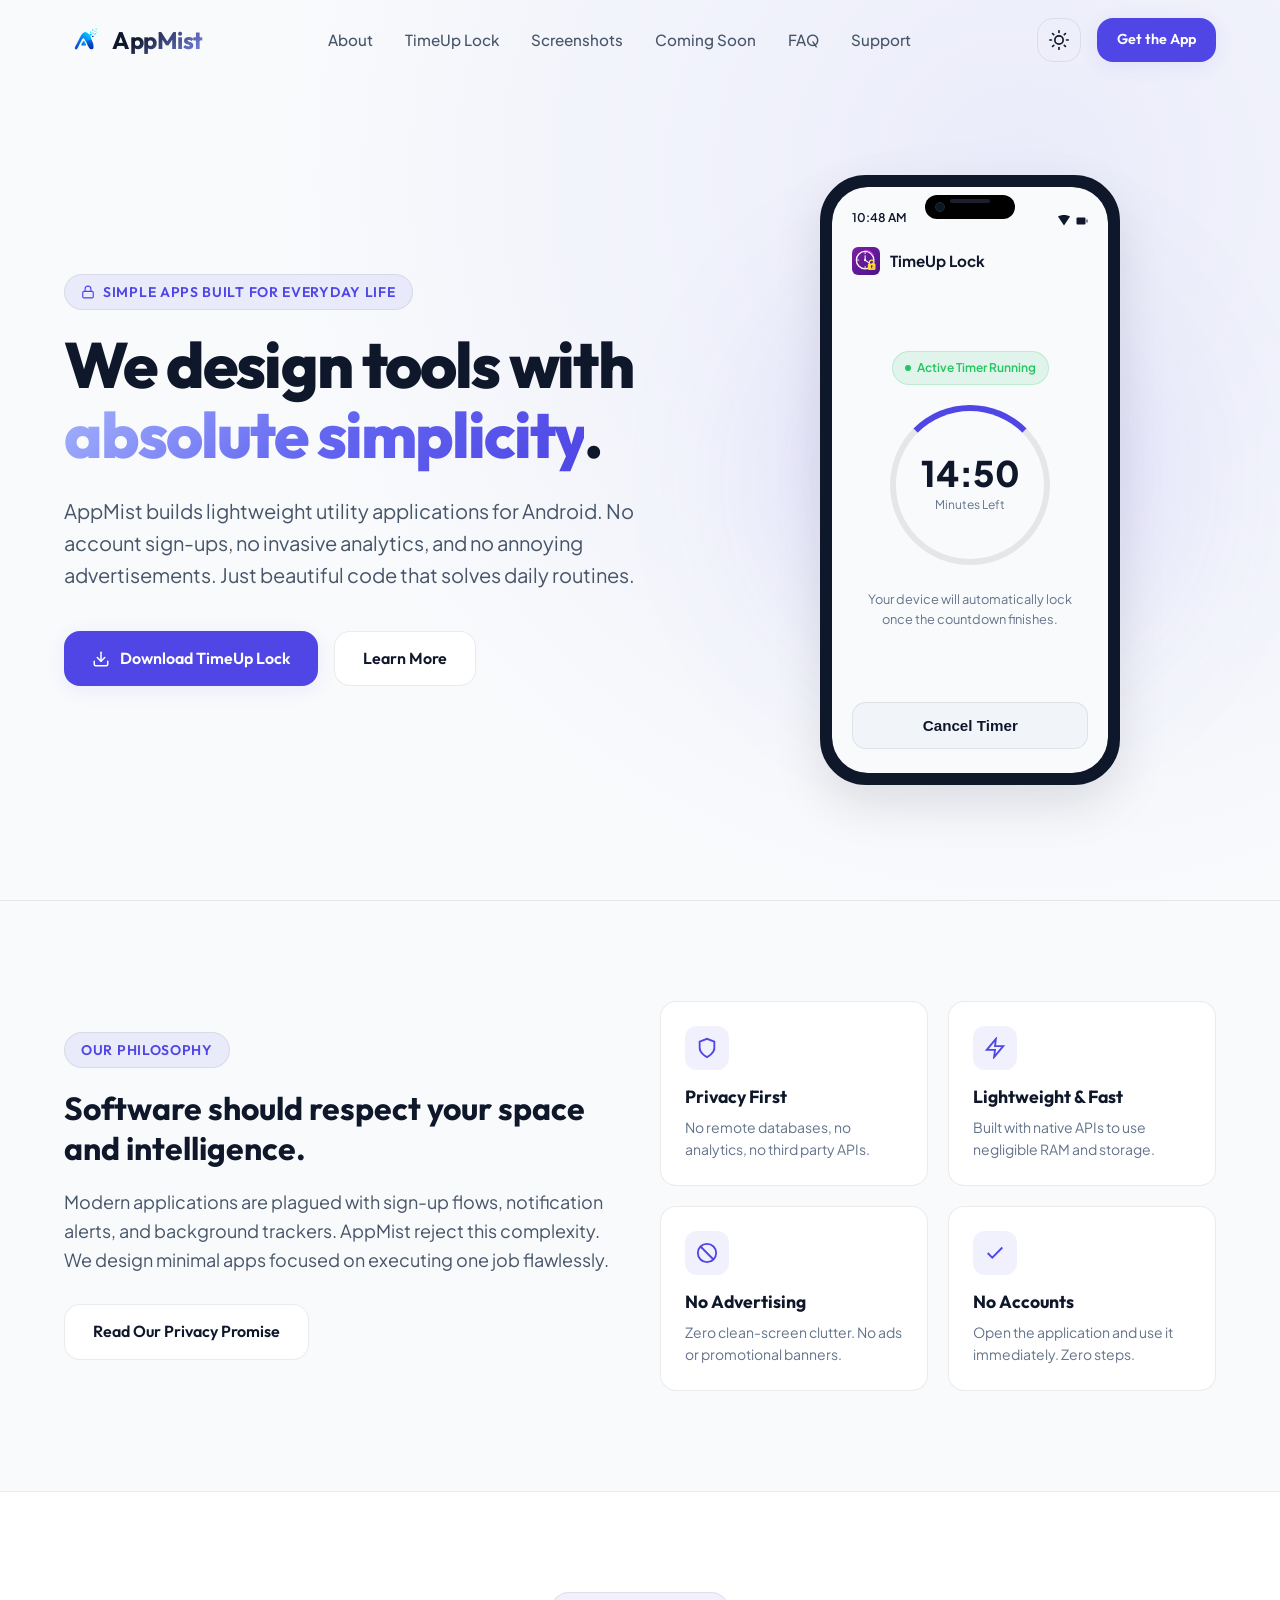
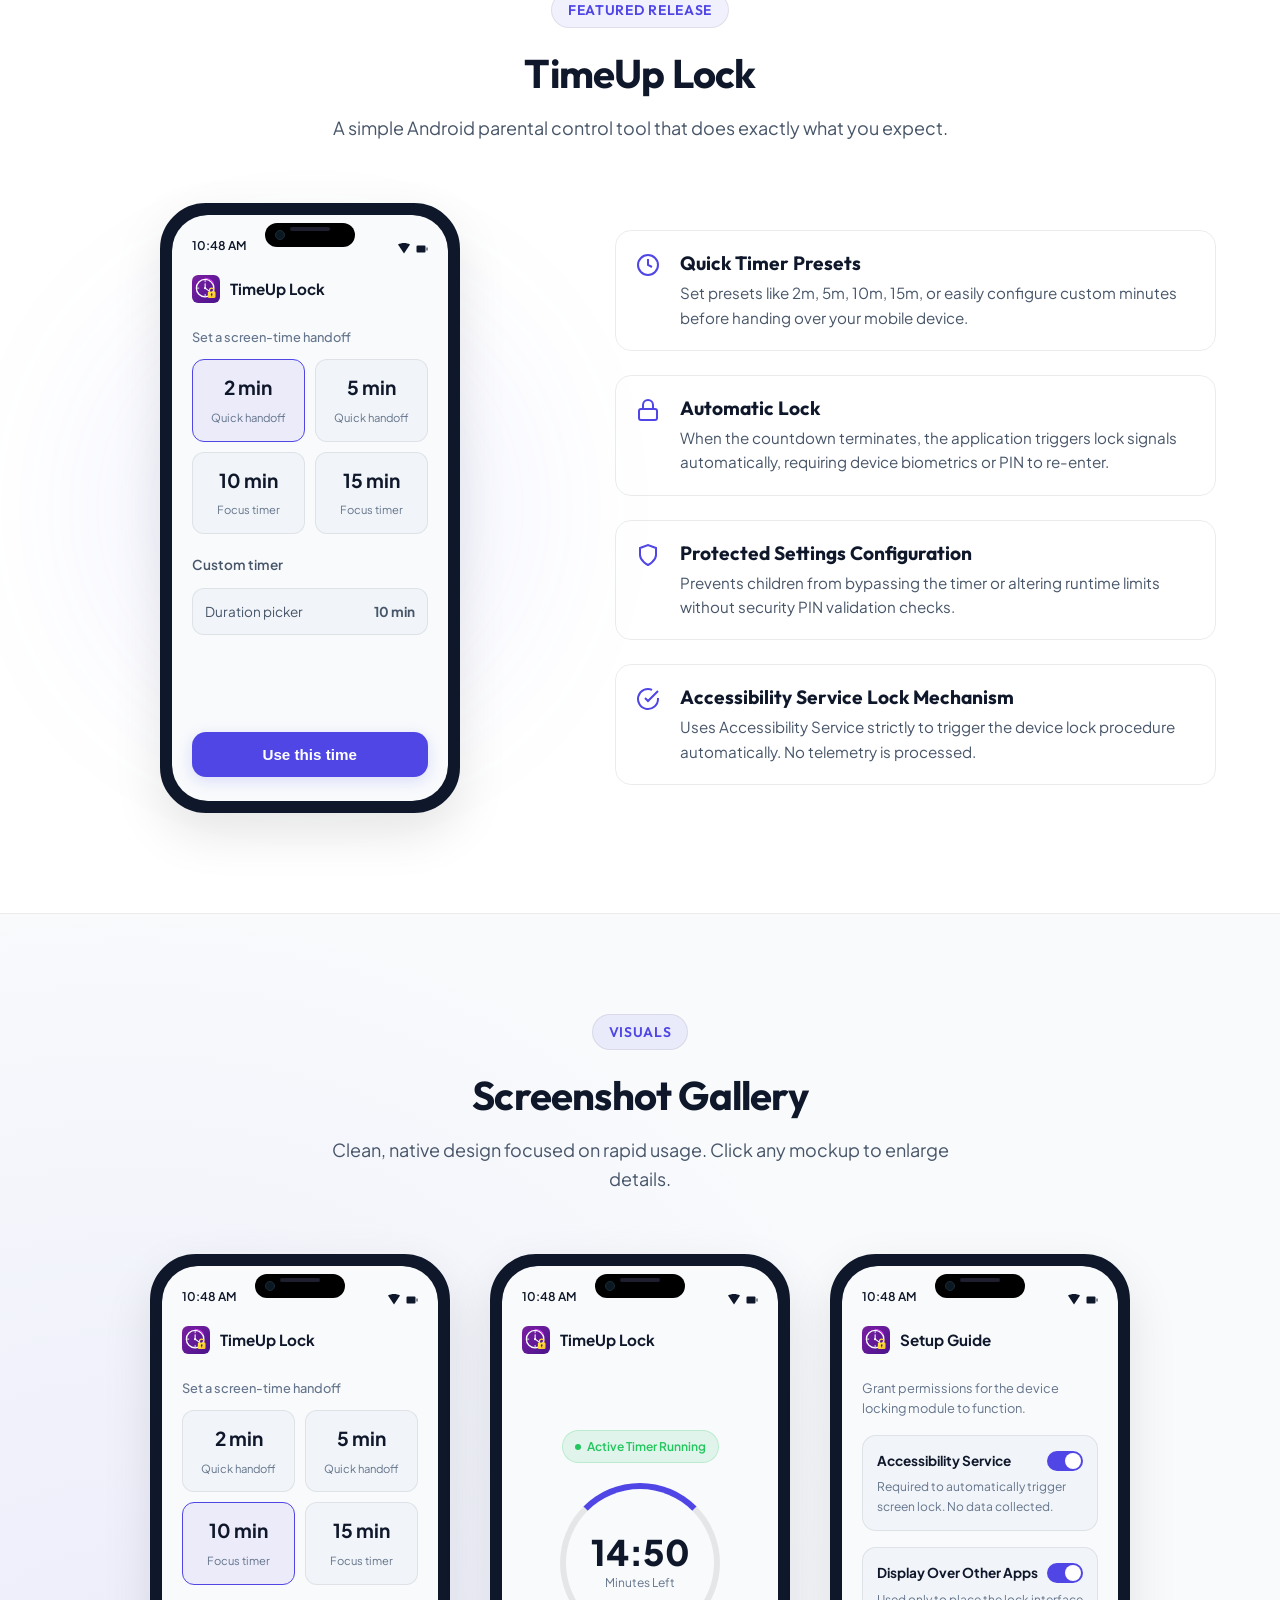
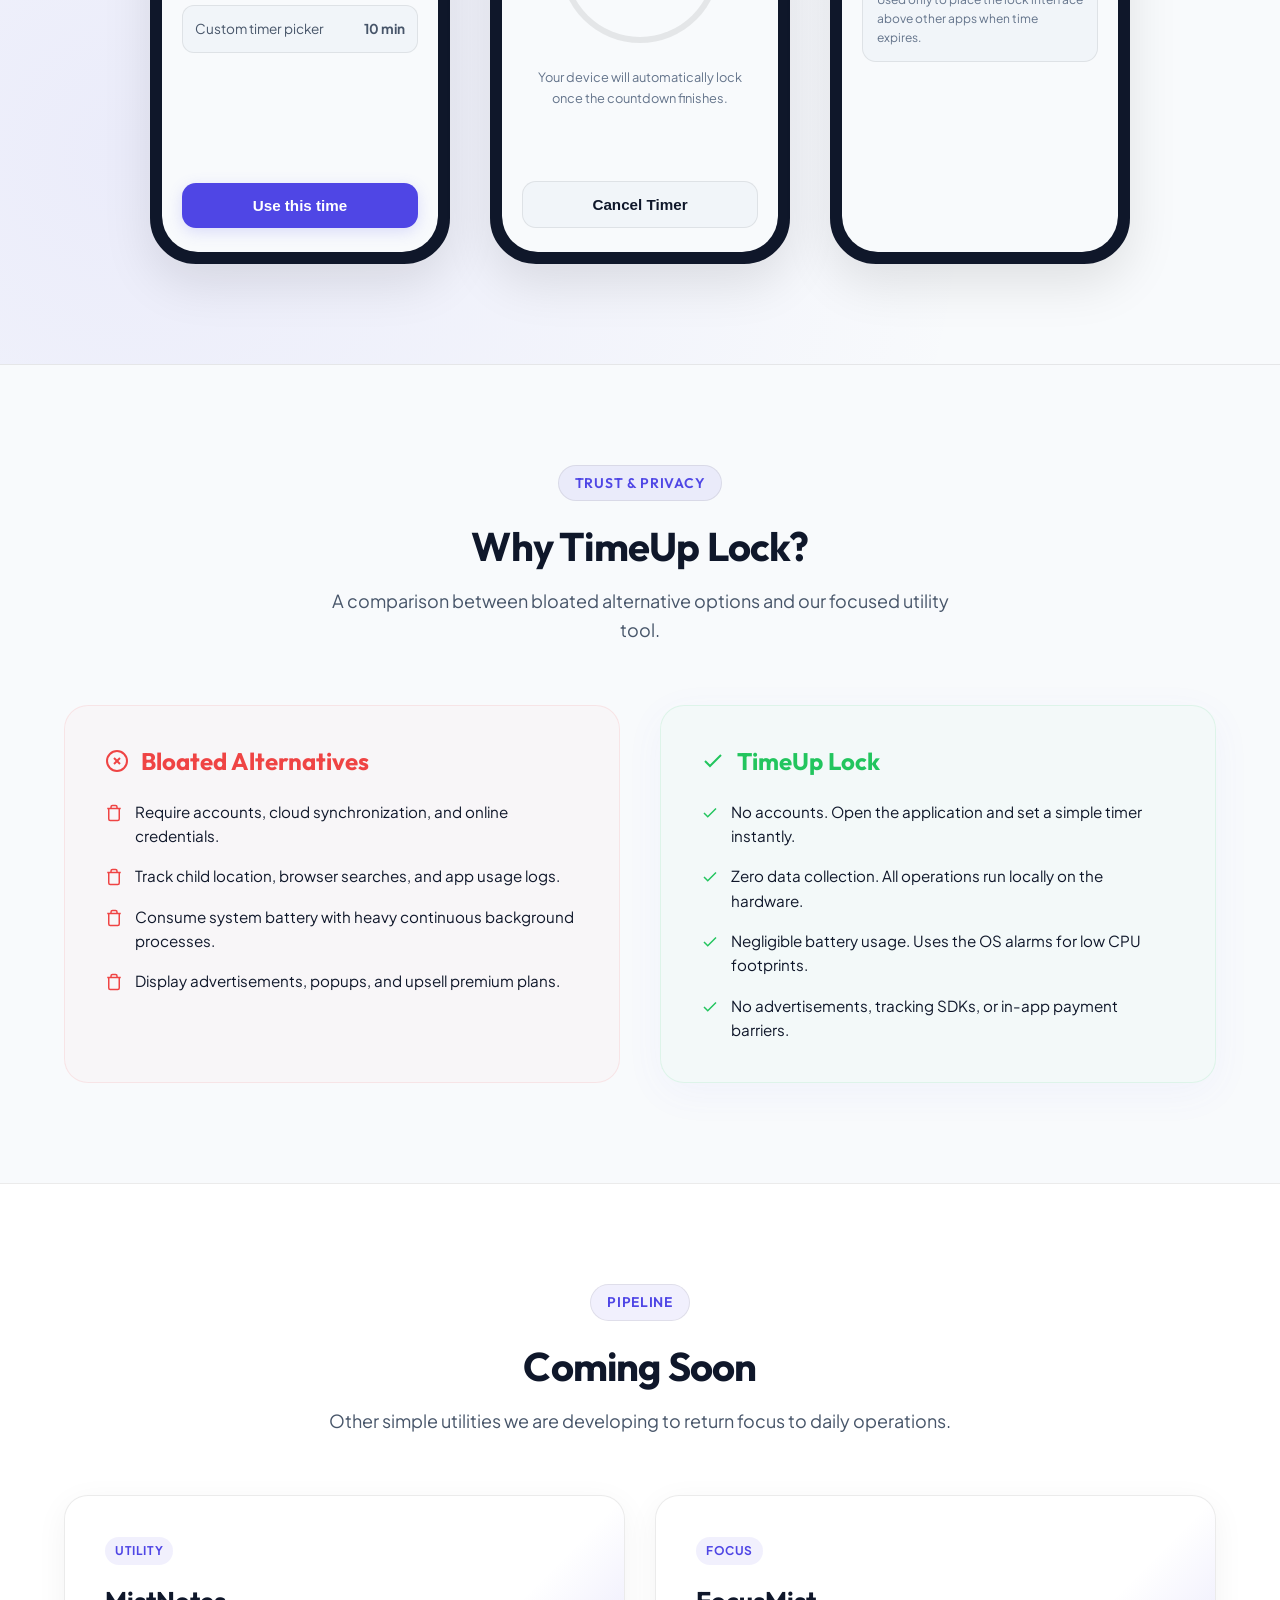
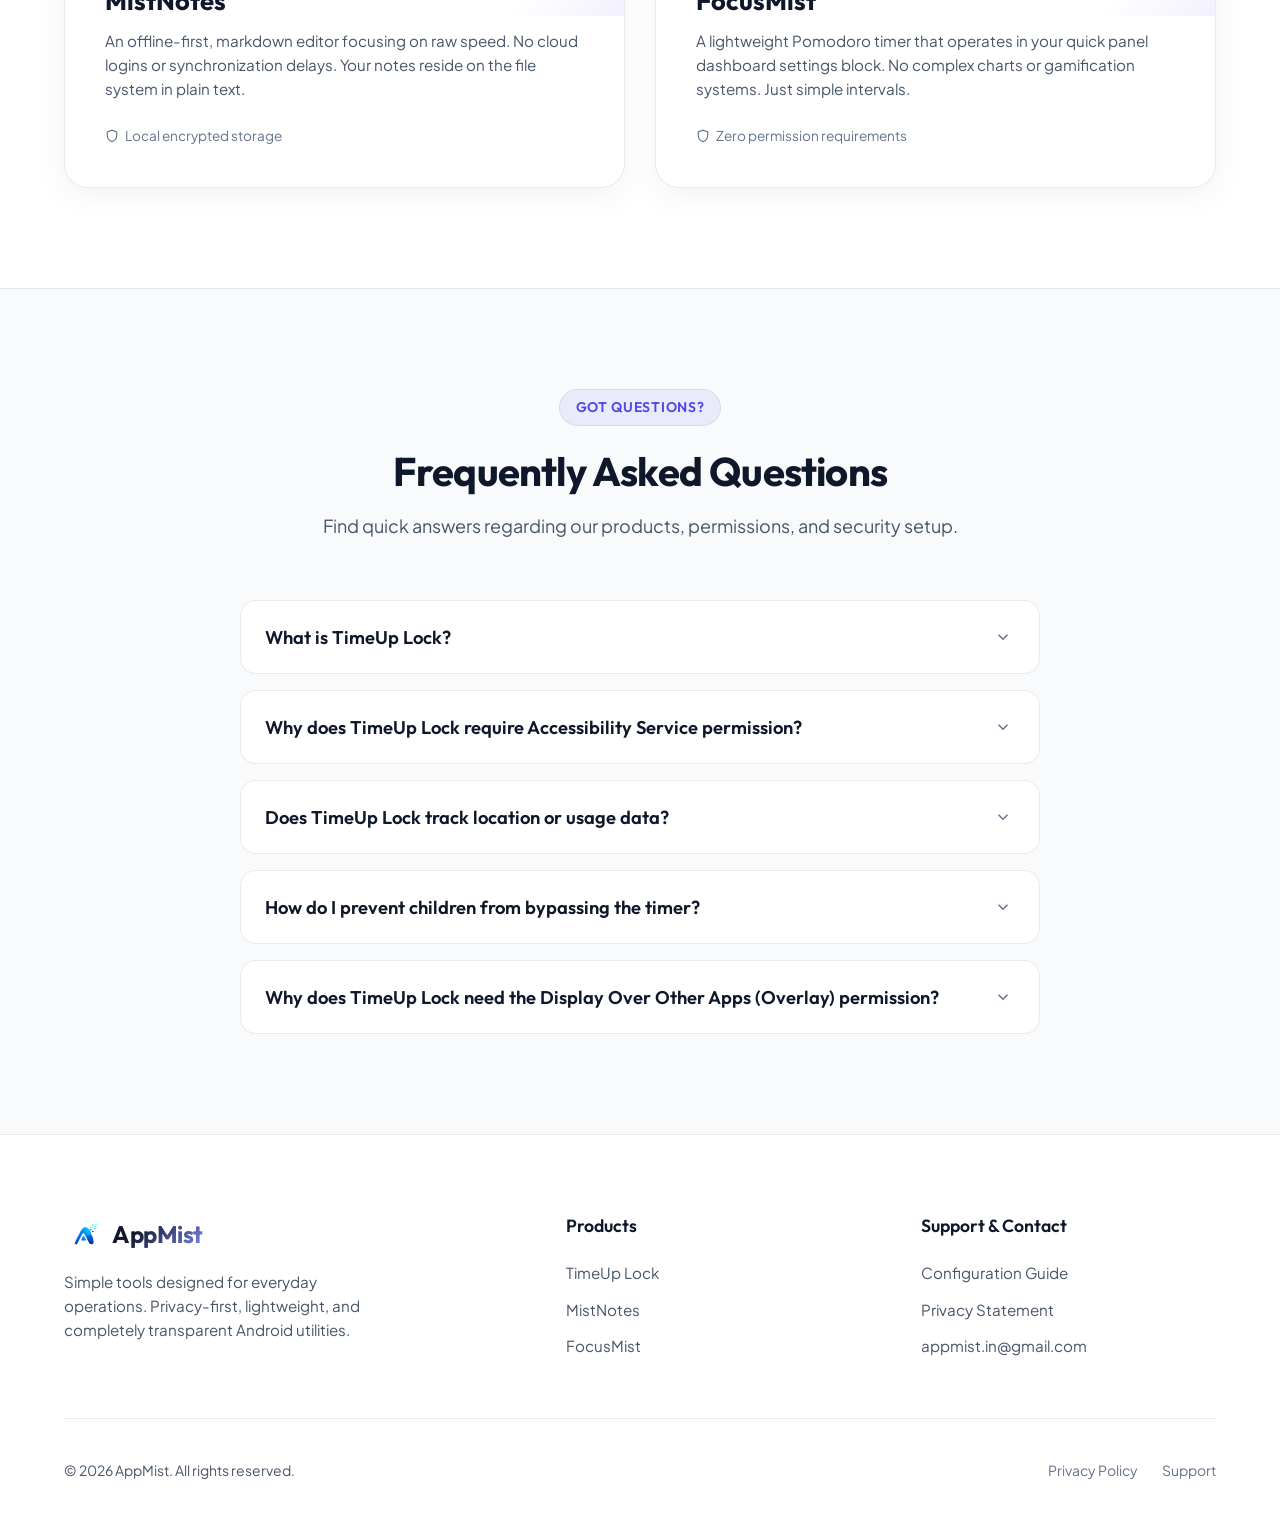
<file: index.html>
<!DOCTYPE html>
<html lang="en">
<head>
  <meta charset="UTF-8">
  <meta name="viewport" content="width=device-width, initial-scale=1.0">
  <title>AppMist | Simple Apps Built For Everyday Life</title>
  <meta name="description" content="AppMist is an independent Android app studio focused on building lightweight, ad-free, and privacy-first apps. Discover TimeUp Lock, a simple parental control app.">
  
  <!-- Canonical URL -->
  <link rel="canonical" href="https://appmist.in/">
  
  <!-- Favicon -->
  <link rel="icon" type="image/svg+xml" href="favicon.svg">
  
  <!-- Open Graph / Facebook / LinkedIn -->
  <meta property="og:type" content="website">
  <meta property="og:url" content="https://appmist.in/">
  <meta property="og:title" content="AppMist | Simple Apps Built For Everyday Life">
  <meta property="og:description" content="Independent Android app studio focused on building lightweight, ad-free, and privacy-first apps like TimeUp Lock.">
  <meta property="og:image" content="https://appmist.in/favicon.svg">

  <!-- Twitter Cards -->
  <meta name="twitter:card" content="summary_large_image">
  <meta name="twitter:url" content="https://appmist.in/">
  <meta name="twitter:title" content="AppMist | Simple Apps Built For Everyday Life">
  <meta name="twitter:description" content="Independent Android app studio focused on building lightweight, ad-free, and privacy-first apps like TimeUp Lock.">
  <meta name="twitter:image" content="https://appmist.in/favicon.svg">

  <!-- Stylesheet -->
  <link rel="stylesheet" href="style.css">
  
  <!-- Structured Data (JSON-LD) -->
  <script type="application/ld+json">
  {
    "@context": "https://schema.org",
    "@type": "SoftwareApplication",
    "name": "TimeUp Lock",
    "operatingSystem": "Android",
    "applicationCategory": "UtilitiesApplication",
    "offers": {
      "@type": "Offer",
      "price": "0.00",
      "priceCurrency": "USD"
    },
    "description": "A lightweight Android parental control app. Parents can set a timer before handing over their phone. When the timer finishes, the device automatically locks.",
    "publisher": {
      "@type": "Organization",
      "name": "AppMist",
      "email": "appmist.in@gmail.com"
    }
  }
  </script>
</head>
<body>

  <!-- Sticky Header -->
  <header class="header" id="header">
    <div class="container nav-container">
      <a href="index.html" class="logo" aria-label="AppMist Home">
        <svg class="logo-img" viewBox="0 0 512 512" fill="none" xmlns="http://www.w3.org/2000/svg">
          <defs>
            <linearGradient id="leftRibbonHeader" x1="0%" y1="100%" x2="100%" y2="0%">
              <stop offset="0%" stop-color="#003cd2" />
              <stop offset="60%" stop-color="#0088ff" />
              <stop offset="100%" stop-color="#00f0ff" />
            </linearGradient>
            <linearGradient id="rightLegHeader" x1="0%" y1="100%" x2="0%" y2="0%">
              <stop offset="0%" stop-color="#002bb0" />
              <stop offset="100%" stop-color="#00a0ff" />
            </linearGradient>
            <linearGradient id="arrowGradHeader" x1="0%" y1="100%" x2="100%" y2="0%">
              <stop offset="0%" stop-color="#0055ff" />
              <stop offset="100%" stop-color="#00bfff" />
            </linearGradient>
            <filter id="foldShadowHeader" x="-20%" y="-20%" width="140%" height="140%">
              <feDropShadow dx="-4" dy="4" stdDeviation="6" flood-color="#000000" flood-opacity="0.35" />
            </filter>
          </defs>
          <g transform="translate(24, 24)">
            <path d="M 256 120 C 290 120, 335 155, 355 200 L 382 260 C 394 285, 396 310, 396 335 C 396 355, 385 365, 365 365 C 345 365, 332 345, 322 325 C 310 300, 284 240, 276 220 L 268 120 Z" fill="url(#rightLegHeader)" />
            <path d="M 148 365 C 135 365, 128 350, 136 333 L 222 165 C 235 140, 256 120, 278 120 C 302 120, 322 135, 338 155 C 350 170, 356 190, 360 208 C 362 216, 357 224, 349 227 L 297 245 C 287 248, 278 241, 275 231 C 271 216, 260 205, 252 205 C 242 205, 232 220, 225 235 L 172 338 C 168 346, 160 365, 148 365 Z" fill="url(#leftRibbonHeader)" filter="url(#foldShadowHeader)" />
            <path d="M 230 310 C 220 310, 220 298, 226 288 L 246 253 C 251 245, 261 245, 266 253 L 286 288 C 292 298, 292 310, 282 310 Z" fill="url(#arrowGradHeader)" />
            <rect x="345" y="110" width="20" height="20" rx="5" fill="#00f0ff" />
            <rect x="375" y="80" width="20" height="20" rx="5" fill="#00f0ff" />
            <rect x="345" y="145" width="22" height="22" rx="5" fill="#00a0ff" />
            <rect x="380" y="125" width="16" height="16" rx="4" fill="#00d5ff" />
            <rect x="375" y="170" width="20" height="20" rx="5" fill="#002bb0" />
            <rect x="410" y="105" width="14" height="14" rx="4" fill="#00f0ff" />
            <rect x="410" y="135" width="18" height="18" rx="4" fill="#00d5ff" />
            <rect x="425" y="70" width="16" height="16" rx="4" fill="#00ffcc" />
            <rect x="435" y="115" width="12" height="12" rx="3" fill="#00f0ff" />
          </g>
        </svg>
        <span class="logo-text">AppMist</span>
      </a>

      <!-- Desktop Nav -->
      <nav aria-label="Main Navigation">
        <ul class="nav-menu" id="nav-menu">
          <li><a href="#about" class="nav-link">About</a></li>
          <li><a href="#featured" class="nav-link">TimeUp Lock</a></li>
          <li><a href="#gallery" class="nav-link">Screenshots</a></li>
          <li><a href="#coming-soon" class="nav-link">Coming Soon</a></li>
          <li><a href="#faq" class="nav-link">FAQ</a></li>
          <li><a href="support.html" class="nav-link">Support</a></li>
        </ul>
      </nav>

      <div class="nav-actions">
        <!-- Light/Dark Mode Switch -->
        <button class="theme-toggle" id="theme-toggle" aria-label="Toggle dark/light theme">
          <svg class="moon-icon" viewBox="0 0 24 24" fill="none" stroke="currentColor" stroke-width="2" stroke-linecap="round" stroke-linejoin="round">
            <path d="M21 12.79A9 9 0 1 1 11.21 3 7 7 0 0 0 21 12.79z"></path>
          </svg>
          <svg class="sun-icon" viewBox="0 0 24 24" fill="none" stroke="currentColor" stroke-width="2" stroke-linecap="round" stroke-linejoin="round">
            <circle cx="12" cy="12" r="5"></circle>
            <line x1="12" y1="1" x2="12" y2="3"></line>
            <line x1="12" y1="21" x2="12" y2="23"></line>
            <line x1="4.22" y1="4.22" x2="5.64" y2="5.64"></line>
            <line x1="18.36" y1="18.36" x2="19.78" y2="19.78"></line>
            <line x1="1" y1="12" x2="3" y2="12"></line>
            <line x1="21" y1="12" x2="23" y2="12"></line>
            <line x1="4.22" y1="19.78" x2="5.64" y2="18.36"></line>
            <line x1="18.36" y1="5.64" x2="19.78" y2="4.22"></line>
          </svg>
        </button>
        <a href="https://play.google.com/store/apps/details?id=com.quicklock.app" class="btn btn-primary" style="padding: 10px 20px; font-size: 0.9rem;">Get the App</a>
      </div>

      <!-- Hamburger mobile drawer toggle -->
      <button class="mobile-nav-toggle" id="mobile-nav-toggle" aria-label="Toggle mobile menu" aria-expanded="false">
        <span></span>
        <span></span>
        <span></span>
      </button>
    </div>
  </header>

  <!-- Hero Section -->
  <section class="hero">
    <div class="container hero-grid">
      <div class="hero-content reveal">
        <span class="badge">
          <svg width="14" height="14" viewBox="0 0 24 24" fill="none" stroke="currentColor" stroke-width="2" stroke-linecap="round" stroke-linejoin="round"><rect x="3" y="11" width="18" height="11" rx="2" ry="2"></rect><path d="M7 11V7a5 5 0 0 1 10 0v4"></path></svg>
          Simple Apps Built For Everyday Life
        </span>
        <h1>We design tools with <span class="brand-gradient">absolute simplicity</span>.</h1>
        <p class="hero-description">
          AppMist builds lightweight utility applications for Android. No account sign-ups, no invasive analytics, and no annoying advertisements. Just beautiful code that solves daily routines.
        </p>
        <div class="hero-actions">
          <a href="https://play.google.com/store/apps/details?id=com.quicklock.app" class="btn btn-primary">
            <svg width="18" height="18" viewBox="0 0 24 24" fill="none" stroke="currentColor" stroke-width="2" stroke-linecap="round" stroke-linejoin="round"><path d="M21 15v4a2 2 0 0 1-2 2H5a2 2 0 0 1-2-2v-4"></path><polyline points="7 10 12 15 17 10"></polyline><line x1="12" y1="15" x2="12" y2="3"></line></svg>
            Download TimeUp Lock
          </a>
          <a href="#about" class="btn btn-secondary">Learn More</a>
        </div>
      </div>
      
      <!-- Interactive CSS Phone Mockup in Hero (Active Countdown State) -->
      <div class="mockup-container reveal" style="transition-delay: 0.2s;">
        <div class="mockup-glow"></div>
        <div class="phone-mockup" data-zoomable>
          <div class="phone-notch">
            <div class="phone-camera"></div>
            <div class="phone-speaker"></div>
          </div>
          <div class="phone-screen">
            <div class="phone-statusbar">
              <span>10:48 AM</span>
              <div class="statusbar-icons">
                <!-- Wifi Icon -->
                <svg viewBox="0 0 24 24"><path d="M12 21l-12-18c7-4 17-4 24 0z"/></svg>
                <!-- Battery Icon -->
                <svg viewBox="0 0 24 24"><path d="M17 5H3a2 2 0 0 0-2 2v10a2 2 0 0 0 2 2h14a2 2 0 0 0 2-2V7a2 2 0 0 0-2-2zM21 9h2v6h-2z"/></svg>
              </div>
            </div>
            <div class="app-container">
              <div class="app-header">
                <div class="app-title-group">
                  <div class="app-icon-small">
                    <svg viewBox="0 0 512 512" fill="none" xmlns="http://www.w3.org/2000/svg">
                      <defs>
                        <linearGradient id="purpleBgHero" x1="0%" y1="0%" x2="100%" y2="100%">
                          <stop offset="0%" stop-color="#7B1FA2" />
                          <stop offset="100%" stop-color="#4A148C" />
                        </linearGradient>
                        <linearGradient id="lockGoldHero" x1="0%" y1="0%" x2="100%" y2="100%">
                          <stop offset="0%" stop-color="#FFEB3B" />
                          <stop offset="100%" stop-color="#FBC02D" />
                        </linearGradient>
                      </defs>
                      <rect width="512" height="512" rx="112" fill="url(#purpleBgHero)" />
                      <circle cx="240" cy="240" r="160" stroke="#ffffff" stroke-width="24" fill="none" />
                      <line x1="240" y1="100" x2="240" y2="124" stroke="#ffffff" stroke-width="16" stroke-linecap="round" />
                      <line x1="240" y1="356" x2="240" y2="380" stroke="#ffffff" stroke-width="16" stroke-linecap="round" />
                      <line x1="100" y1="240" x2="124" y2="240" stroke="#ffffff" stroke-width="16" stroke-linecap="round" />
                      <line x1="240" y1="240" x2="240" y2="160" stroke="#ffffff" stroke-width="20" stroke-linecap="round" />
                      <line x1="240" y1="240" x2="310" y2="290" stroke="#ffffff" stroke-width="20" stroke-linecap="round" />
                      <circle cx="240" cy="240" r="20" fill="#ffffff" />
                      <path d="M 240 60 A 180 180 0 0 1 390 150" stroke="#E040FB" stroke-width="20" stroke-linecap="round" fill="none" />
                      <g transform="translate(280, 240)">
                        <path d="M 40 70 L 40 40 A 40 40 0 0 1 120 40 L 120 70" stroke="url(#lockGoldHero)" stroke-width="20" stroke-linecap="round" fill="none" />
                        <rect x="10" y="60" width="140" height="120" rx="24" fill="url(#lockGoldHero)" />
                        <circle cx="80" cy="110" r="16" fill="#4A148C" />
                        <path d="M 74 120 L 86 120 L 90 150 L 70 150 Z" fill="#4A148C" />
                      </g>
                    </svg>
                  </div>
                  <span class="app-name-small">TimeUp Lock</span>
                </div>
              </div>
              
              <div class="countdown-display">
                <div class="countdown-status-badge">
                  <span class="countdown-pulse"></span>
                  Active Timer Running
                </div>
                <div class="countdown-circle-container">
                  <div class="countdown-dial"></div>
                  <div class="countdown-text">
                    <span class="countdown-time">14:52</span>
                    <span class="countdown-label">Minutes Left</span>
                  </div>
                </div>
                <p class="app-subtitle">Your device will automatically lock once the countdown finishes.</p>
              </div>

              <button class="app-btn-cancel">Cancel Timer</button>
            </div>
          </div>
        </div>
      </div>
    </div>
  </section>

  <!-- About AppMist Section -->
  <section class="section" id="about" style="border-top: 1px solid var(--border-color);">
    <div class="container">
      <div class="about-grid">
        <div class="about-text reveal">
          <span class="badge">Our Philosophy</span>
          <h3>Software should respect your space and intelligence.</h3>
          <p>
            Modern applications are plagued with sign-up flows, notification alerts, and background trackers. AppMist reject this complexity. We design minimal apps focused on executing one job flawlessly.
          </p>
          <a href="privacy.html" class="btn btn-secondary">Read Our Privacy Promise</a>
        </div>
        <div class="values-list reveal" style="transition-delay: 0.2s;">
          <div class="value-card">
            <div class="value-icon">
              <!-- Shield Icon -->
              <svg viewBox="0 0 24 24" fill="none" stroke="currentColor" stroke-width="2"><path d="M12 22s8-4 8-10V5l-8-3-8 3v7c0 6 8 10 8 10z"/></svg>
            </div>
            <h4>Privacy First</h4>
            <p>No remote databases, no analytics, no third party APIs.</p>
          </div>
          <div class="value-card">
            <div class="value-icon">
              <!-- Zap Icon -->
              <svg viewBox="0 0 24 24" fill="none" stroke="currentColor" stroke-width="2"><polygon points="13 2 3 14 12 14 11 22 21 10 12 10 13 2"/></svg>
            </div>
            <h4>Lightweight &amp; Fast</h4>
            <p>Built with native APIs to use negligible RAM and storage.</p>
          </div>
          <div class="value-card">
            <div class="value-icon">
              <!-- Ban Icon -->
              <svg viewBox="0 0 24 24" fill="none" stroke="currentColor" stroke-width="2"><circle cx="12" cy="12" r="10"/><line x1="4.93" y1="4.93" x2="19.07" y2="19.07"/></svg>
            </div>
            <h4>No Advertising</h4>
            <p>Zero clean-screen clutter. No ads or promotional banners.</p>
          </div>
          <div class="value-card">
            <div class="value-icon">
              <!-- Check Icon -->
              <svg viewBox="0 0 24 24" fill="none" stroke="currentColor" stroke-width="2"><polyline points="20 6 9 17 4 12"/></svg>
            </div>
            <h4>No Accounts</h4>
            <p>Open the application and use it immediately. Zero steps.</p>
          </div>
        </div>
      </div>
    </div>
  </section>

  <!-- Featured App Section (TimeUp Lock) -->
  <section class="section" id="featured" style="background: var(--bg-secondary); border-top: 1px solid var(--border-color); border-bottom: 1px solid var(--border-color);">
    <div class="container">
      <div class="section-header reveal">
        <span class="badge">Featured Release</span>
        <h2>TimeUp Lock</h2>
        <p>A simple Android parental control tool that does exactly what you expect.</p>
      </div>

      <div class="app-showcase-grid">
        <div class="mockup-container reveal">
          <div class="mockup-glow" style="background: #818cf8;"></div>
          <!-- Preset selector layout inside mockup -->
          <div class="phone-mockup" data-zoomable>
            <div class="phone-notch">
              <div class="phone-camera"></div>
              <div class="phone-speaker"></div>
            </div>
            <div class="phone-screen">
              <div class="phone-statusbar">
                <span>10:48 AM</span>
                <div class="statusbar-icons">
                  <svg viewBox="0 0 24 24"><path d="M12 21l-12-18c7-4 17-4 24 0z"/></svg>
                  <svg viewBox="0 0 24 24"><path d="M17 5H3a2 2 0 0 0-2 2v10a2 2 0 0 0 2 2h14a2 2 0 0 0 2-2V7a2 2 0 0 0-2-2zM21 9h2v6h-2z"/></svg>
                </div>
              </div>
              <div class="app-container">
                <div class="app-header">
                  <div class="app-title-group">
                    <div class="app-icon-small">
                      <svg viewBox="0 0 512 512" fill="none" xmlns="http://www.w3.org/2000/svg">
                        <defs>
                          <linearGradient id="purpleBgFeatured" x1="0%" y1="0%" x2="100%" y2="100%">
                            <stop offset="0%" stop-color="#7B1FA2" />
                            <stop offset="100%" stop-color="#4A148C" />
                          </linearGradient>
                          <linearGradient id="lockGoldFeatured" x1="0%" y1="0%" x2="100%" y2="100%">
                            <stop offset="0%" stop-color="#FFEB3B" />
                            <stop offset="100%" stop-color="#FBC02D" />
                          </linearGradient>
                        </defs>
                        <rect width="512" height="512" rx="112" fill="url(#purpleBgFeatured)" />
                        <circle cx="240" cy="240" r="160" stroke="#ffffff" stroke-width="24" fill="none" />
                        <line x1="240" y1="100" x2="240" y2="124" stroke="#ffffff" stroke-width="16" stroke-linecap="round" />
                        <line x1="240" y1="356" x2="240" y2="380" stroke="#ffffff" stroke-width="16" stroke-linecap="round" />
                        <line x1="100" y1="240" x2="124" y2="240" stroke="#ffffff" stroke-width="16" stroke-linecap="round" />
                        <line x1="240" y1="240" x2="240" y2="160" stroke="#ffffff" stroke-width="20" stroke-linecap="round" />
                        <line x1="240" y1="240" x2="310" y2="290" stroke="#ffffff" stroke-width="20" stroke-linecap="round" />
                        <circle cx="240" cy="240" r="20" fill="#ffffff" />
                        <path d="M 240 60 A 180 180 0 0 1 390 150" stroke="#E040FB" stroke-width="20" stroke-linecap="round" fill="none" />
                        <g transform="translate(280, 240)">
                          <path d="M 40 70 L 40 40 A 40 40 0 0 1 120 40 L 120 70" stroke="url(#lockGoldFeatured)" stroke-width="20" stroke-linecap="round" fill="none" />
                          <rect x="10" y="60" width="140" height="120" rx="24" fill="url(#lockGoldFeatured)" />
                          <circle cx="80" cy="110" r="16" fill="#4A148C" />
                          <path d="M 74 120 L 86 120 L 90 150 L 70 150 Z" fill="#4A148C" />
                        </g>
                      </svg>
                    </div>
                    <span class="app-name-small">TimeUp Lock</span>
                  </div>
                </div>

                <p class="app-subtitle" style="text-align: left; margin-bottom: 12px; font-weight: 500;">Set a screen-time handoff</p>
                <div class="timer-preset-grid">
                  <div class="timer-preset-card active">
                    <span class="time">2 min</span>
                    <span class="label">Quick handoff</span>
                  </div>
                  <div class="timer-preset-card">
                    <span class="time">5 min</span>
                    <span class="label">Quick handoff</span>
                  </div>
                  <div class="timer-preset-card">
                    <span class="time">10 min</span>
                    <span class="label">Focus timer</span>
                  </div>
                  <div class="timer-preset-card">
                    <span class="time">15 min</span>
                    <span class="label">Focus timer</span>
                  </div>
                </div>

                <p class="app-section-title">Custom timer</p>
                <div class="custom-time-input" style="margin-bottom: 16px;">
                  <span>Duration picker</span>
                  <span class="custom-time-value">10 min</span>
                </div>

                <button class="app-btn-start">Use this time</button>
              </div>
            </div>
          </div>
        </div>

        <div class="showcase-features reveal" style="transition-delay: 0.2s;">
          <div class="feature-item-inline">
            <svg viewBox="0 0 24 24" fill="none" stroke="currentColor" stroke-width="2"><circle cx="12" cy="12" r="10"/><polyline points="12 6 12 12 16 14"/></svg>
            <div>
              <h4>Quick Timer Presets</h4>
              <p>Set presets like 2m, 5m, 10m, 15m, or easily configure custom minutes before handing over your mobile device.</p>
            </div>
          </div>
          <div class="feature-item-inline">
            <svg viewBox="0 0 24 24" fill="none" stroke="currentColor" stroke-width="2"><rect x="3" y="11" width="18" height="11" rx="2" ry="2"></rect><path d="M7 11V7a5 5 0 0 1 10 0v4"></path></svg>
            <div>
              <h4>Automatic Lock</h4>
              <p>When the countdown terminates, the application triggers lock signals automatically, requiring device biometrics or PIN to re-enter.</p>
            </div>
          </div>
          <div class="feature-item-inline">
            <svg viewBox="0 0 24 24" fill="none" stroke="currentColor" stroke-width="2"><path d="M12 22s8-4 8-10V5l-8-3-8 3v7c0 6 8 10 8 10z"/></svg>
            <div>
              <h4>Protected Settings Configuration</h4>
              <p>Prevents children from bypassing the timer or altering runtime limits without security PIN validation checks.</p>
            </div>
          </div>
          <div class="feature-item-inline">
            <svg viewBox="0 0 24 24" fill="none" stroke="currentColor" stroke-width="2"><path d="M22 11.08V12a10 10 0 1 1-5.93-9.14"></path><polyline points="22 4 12 14.01 9 11.01"></polyline></svg>
            <div>
              <h4>Accessibility Service Lock Mechanism</h4>
              <p>Uses Accessibility Service strictly to trigger the device lock procedure automatically. No telemetry is processed.</p>
            </div>
          </div>
        </div>
      </div>
    </div>
  </section>

  <!-- Screenshot Gallery Section -->
  <section class="section gallery-section" id="gallery">
    <div class="container">
      <div class="section-header reveal">
        <span class="badge">Visuals</span>
        <h2>Screenshot Gallery</h2>
        <p>Clean, native design focused on rapid usage. Click any mockup to enlarge details.</p>
      </div>

      <div class="gallery-grid">
        <!-- Mockup 1: Dashboard Selector -->
        <div class="phone-mockup reveal" data-zoomable>
          <div class="phone-notch">
            <div class="phone-camera"></div>
            <div class="phone-speaker"></div>
          </div>
          <div class="phone-screen">
            <div class="phone-statusbar">
              <span>10:48 AM</span>
              <div class="statusbar-icons">
                <svg viewBox="0 0 24 24"><path d="M12 21l-12-18c7-4 17-4 24 0z"/></svg>
                <svg viewBox="0 0 24 24"><path d="M17 5H3a2 2 0 0 0-2 2v10a2 2 0 0 0 2 2h14a2 2 0 0 0 2-2V7a2 2 0 0 0-2-2zM21 9h2v6h-2z"/></svg>
              </div>
            </div>
            <div class="app-container">
              <div class="app-header">
                <div class="app-title-group">
                  <div class="app-icon-small">
                    <svg viewBox="0 0 512 512" fill="none" xmlns="http://www.w3.org/2000/svg">
                      <defs>
                        <linearGradient id="purpleBgM1" x1="0%" y1="0%" x2="100%" y2="100%">
                          <stop offset="0%" stop-color="#7B1FA2" />
                          <stop offset="100%" stop-color="#4A148C" />
                        </linearGradient>
                        <linearGradient id="lockGoldM1" x1="0%" y1="0%" x2="100%" y2="100%">
                          <stop offset="0%" stop-color="#FFEB3B" />
                          <stop offset="100%" stop-color="#FBC02D" />
                        </linearGradient>
                      </defs>
                      <rect width="512" height="512" rx="112" fill="url(#purpleBgM1)" />
                      <circle cx="240" cy="240" r="160" stroke="#ffffff" stroke-width="24" fill="none" />
                      <line x1="240" y1="100" x2="240" y2="124" stroke="#ffffff" stroke-width="16" stroke-linecap="round" />
                      <line x1="240" y1="356" x2="240" y2="380" stroke="#ffffff" stroke-width="16" stroke-linecap="round" />
                      <line x1="100" y1="240" x2="124" y2="240" stroke="#ffffff" stroke-width="16" stroke-linecap="round" />
                      <line x1="240" y1="240" x2="240" y2="160" stroke="#ffffff" stroke-width="20" stroke-linecap="round" />
                      <line x1="240" y1="240" x2="310" y2="290" stroke="#ffffff" stroke-width="20" stroke-linecap="round" />
                      <circle cx="240" cy="240" r="20" fill="#ffffff" />
                      <path d="M 240 60 A 180 180 0 0 1 390 150" stroke="#E040FB" stroke-width="20" stroke-linecap="round" fill="none" />
                      <g transform="translate(280, 240)">
                        <path d="M 40 70 L 40 40 A 40 40 0 0 1 120 40 L 120 70" stroke="url(#lockGoldM1)" stroke-width="20" stroke-linecap="round" fill="none" />
                        <rect x="10" y="60" width="140" height="120" rx="24" fill="url(#lockGoldM1)" />
                        <circle cx="80" cy="110" r="16" fill="#4A148C" />
                        <path d="M 74 120 L 86 120 L 90 150 L 70 150 Z" fill="#4A148C" />
                      </g>
                    </svg>
                  </div>
                  <span class="app-name-small">TimeUp Lock</span>
                </div>
              </div>
              <p class="app-subtitle" style="text-align: left; margin-bottom: 12px; font-weight: 500;">Set a screen-time handoff</p>
              <div class="timer-preset-grid">
                <div class="timer-preset-card"><span class="time">2 min</span><span class="label">Quick handoff</span></div>
                <div class="timer-preset-card"><span class="time">5 min</span><span class="label">Quick handoff</span></div>
                <div class="timer-preset-card active"><span class="time">10 min</span><span class="label">Focus timer</span></div>
                <div class="timer-preset-card"><span class="time">15 min</span><span class="label">Focus timer</span></div>
              </div>
              <div class="custom-time-input">
                <span>Custom timer picker</span>
                <span class="custom-time-value">10 min</span>
              </div>
              <button class="app-btn-start">Use this time</button>
            </div>
          </div>
        </div>

        <!-- Mockup 2: Countdown Screen -->
        <div class="phone-mockup reveal" data-zoomable style="transition-delay: 0.1s;">
          <div class="phone-notch">
            <div class="phone-camera"></div>
            <div class="phone-speaker"></div>
          </div>
          <div class="phone-screen">
            <div class="phone-statusbar">
              <span>10:48 AM</span>
              <div class="statusbar-icons">
                <svg viewBox="0 0 24 24"><path d="M12 21l-12-18c7-4 17-4 24 0z"/></svg>
                <svg viewBox="0 0 24 24"><path d="M17 5H3a2 2 0 0 0-2 2v10a2 2 0 0 0 2 2h14a2 2 0 0 0 2-2V7a2 2 0 0 0-2-2zM21 9h2v6h-2z"/></svg>
              </div>
            </div>
            <div class="app-container">
              <div class="app-header">
                <div class="app-title-group">
                  <div class="app-icon-small">
                    <svg viewBox="0 0 512 512" fill="none" xmlns="http://www.w3.org/2000/svg">
                      <defs>
                        <linearGradient id="purpleBgM2" x1="0%" y1="0%" x2="100%" y2="100%">
                          <stop offset="0%" stop-color="#7B1FA2" />
                          <stop offset="100%" stop-color="#4A148C" />
                        </linearGradient>
                        <linearGradient id="lockGoldM2" x1="0%" y1="0%" x2="100%" y2="100%">
                          <stop offset="0%" stop-color="#FFEB3B" />
                          <stop offset="100%" stop-color="#FBC02D" />
                        </linearGradient>
                      </defs>
                      <rect width="512" height="512" rx="112" fill="url(#purpleBgM2)" />
                      <circle cx="240" cy="240" r="160" stroke="#ffffff" stroke-width="24" fill="none" />
                      <line x1="240" y1="100" x2="240" y2="124" stroke="#ffffff" stroke-width="16" stroke-linecap="round" />
                      <line x1="240" y1="356" x2="240" y2="380" stroke="#ffffff" stroke-width="16" stroke-linecap="round" />
                      <line x1="100" y1="240" x2="124" y2="240" stroke="#ffffff" stroke-width="16" stroke-linecap="round" />
                      <line x1="240" y1="240" x2="240" y2="160" stroke="#ffffff" stroke-width="20" stroke-linecap="round" />
                      <line x1="240" y1="240" x2="310" y2="290" stroke="#ffffff" stroke-width="20" stroke-linecap="round" />
                      <circle cx="240" cy="240" r="20" fill="#ffffff" />
                      <path d="M 240 60 A 180 180 0 0 1 390 150" stroke="#E040FB" stroke-width="20" stroke-linecap="round" fill="none" />
                      <g transform="translate(280, 240)">
                        <path d="M 40 70 L 40 40 A 40 40 0 0 1 120 40 L 120 70" stroke="url(#lockGoldM2)" stroke-width="20" stroke-linecap="round" fill="none" />
                        <rect x="10" y="60" width="140" height="120" rx="24" fill="url(#lockGoldM2)" />
                        <circle cx="80" cy="110" r="16" fill="#4A148C" />
                        <path d="M 74 120 L 86 120 L 90 150 L 70 150 Z" fill="#4A148C" />
                      </g>
                    </svg>
                  </div>
                  <span class="app-name-small">TimeUp Lock</span>
                </div>
              </div>
              <div class="countdown-display">
                <div class="countdown-status-badge">
                  <span class="countdown-pulse"></span>
                  Active Timer Running
                </div>
                <div class="countdown-circle-container">
                  <div class="countdown-dial"></div>
                  <div class="countdown-text">
                    <span class="countdown-time">14:52</span>
                    <span class="countdown-label">Minutes Left</span>
                  </div>
                </div>
                <p class="app-subtitle">Your device will automatically lock once the countdown finishes.</p>
              </div>
              <button class="app-btn-cancel">Cancel Timer</button>
            </div>
          </div>
        </div>

        <!-- Mockup 3: Permission Settings Screen -->
        <div class="phone-mockup reveal" data-zoomable style="transition-delay: 0.2s;">
          <div class="phone-notch">
            <div class="phone-camera"></div>
            <div class="phone-speaker"></div>
          </div>
          <div class="phone-screen">
            <div class="phone-statusbar">
              <span>10:48 AM</span>
              <div class="statusbar-icons">
                <svg viewBox="0 0 24 24"><path d="M12 21l-12-18c7-4 17-4 24 0z"/></svg>
                <svg viewBox="0 0 24 24"><path d="M17 5H3a2 2 0 0 0-2 2v10a2 2 0 0 0 2 2h14a2 2 0 0 0 2-2V7a2 2 0 0 0-2-2zM21 9h2v6h-2z"/></svg>
              </div>
            </div>
            <div class="app-container">
              <div class="app-header">
                <div class="app-title-group">
                  <div class="app-icon-small">
                    <svg viewBox="0 0 512 512" fill="none" xmlns="http://www.w3.org/2000/svg">
                      <defs>
                        <linearGradient id="purpleBgM3" x1="0%" y1="0%" x2="100%" y2="100%">
                          <stop offset="0%" stop-color="#7B1FA2" />
                          <stop offset="100%" stop-color="#4A148C" />
                        </linearGradient>
                        <linearGradient id="lockGoldM3" x1="0%" y1="0%" x2="100%" y2="100%">
                          <stop offset="0%" stop-color="#FFEB3B" />
                          <stop offset="100%" stop-color="#FBC02D" />
                        </linearGradient>
                      </defs>
                      <rect width="512" height="512" rx="112" fill="url(#purpleBgM3)" />
                      <circle cx="240" cy="240" r="160" stroke="#ffffff" stroke-width="24" fill="none" />
                      <line x1="240" y1="100" x2="240" y2="124" stroke="#ffffff" stroke-width="16" stroke-linecap="round" />
                      <line x1="240" y1="356" x2="240" y2="380" stroke="#ffffff" stroke-width="16" stroke-linecap="round" />
                      <line x1="100" y1="240" x2="124" y2="240" stroke="#ffffff" stroke-width="16" stroke-linecap="round" />
                      <line x1="240" y1="240" x2="240" y2="160" stroke="#ffffff" stroke-width="20" stroke-linecap="round" />
                      <line x1="240" y1="240" x2="310" y2="290" stroke="#ffffff" stroke-width="20" stroke-linecap="round" />
                      <circle cx="240" cy="240" r="20" fill="#ffffff" />
                      <path d="M 240 60 A 180 180 0 0 1 390 150" stroke="#E040FB" stroke-width="20" stroke-linecap="round" fill="none" />
                      <g transform="translate(280, 240)">
                        <path d="M 40 70 L 40 40 A 40 40 0 0 1 120 40 L 120 70" stroke="url(#lockGoldM3)" stroke-width="20" stroke-linecap="round" fill="none" />
                        <rect x="10" y="60" width="140" height="120" rx="24" fill="url(#lockGoldM3)" />
                        <circle cx="80" cy="110" r="16" fill="#4A148C" />
                        <path d="M 74 120 L 86 120 L 90 150 L 70 150 Z" fill="#4A148C" />
                      </g>
                    </svg>
                  </div>
                  <span class="app-name-small">Setup Guide</span>
                </div>
              </div>
              <p class="app-subtitle" style="text-align: left; margin-bottom: 16px;">Grant permissions for the device locking module to function.</p>
              
              <div class="settings-list">
                <div class="setting-item active">
                  <div class="setting-title-row">
                    <span class="setting-title">Accessibility Service</span>
                    <div class="switch-widget"></div>
                  </div>
                  <p class="setting-desc">Required to automatically trigger screen lock. No data collected.</p>
                </div>
                
                <div class="setting-item active">
                  <div class="setting-title-row">
                    <span class="setting-title">Display Over Other Apps</span>
                    <div class="switch-widget"></div>
                  </div>
                  <p class="setting-desc">Used only to place the lock interface above other apps when time expires.</p>
                </div>
              </div>
            </div>
          </div>
        </div>
      </div>
    </div>
  </section>

  <!-- Why TimeUp Lock Comparison Section -->
  <section class="section" id="why" style="border-top: 1px solid var(--border-color); background: var(--bg-primary);">
    <div class="container">
      <div class="section-header reveal">
        <span class="badge">Trust &amp; Privacy</span>
        <h2>Why TimeUp Lock?</h2>
        <p>A comparison between bloated alternative options and our focused utility tool.</p>
      </div>

      <div class="why-comparison reveal">
        <div class="comparison-box negative">
          <h3>
            <svg width="24" height="24" viewBox="0 0 24 24" fill="none" stroke="currentColor" stroke-width="2"><circle cx="12" cy="12" r="10"/><line x1="15" y1="9" x2="9" y2="15"/><line x1="9" y1="9" x2="15" y2="15"/></svg>
            Bloated Alternatives
          </h3>
          <ul class="comparison-list">
            <li class="comparison-item">
              <svg width="18" height="18" viewBox="0 0 24 24" fill="none" stroke="currentColor" stroke-width="2"><polyline points="3 6 5 6 21 6"/><path d="M19 6v14a2 2 0 0 1-2 2H7a2 2 0 0 1-2-2V6m3 0V4a2 2 0 0 1 2-2h4a2 2 0 0 1 2 2v2"/></svg>
              Require accounts, cloud synchronization, and online credentials.
            </li>
            <li class="comparison-item">
              <svg width="18" height="18" viewBox="0 0 24 24" fill="none" stroke="currentColor" stroke-width="2"><polyline points="3 6 5 6 21 6"/><path d="M19 6v14a2 2 0 0 1-2 2H7a2 2 0 0 1-2-2V6m3 0V4a2 2 0 0 1 2-2h4a2 2 0 0 1 2 2v2"/></svg>
              Track child location, browser searches, and app usage logs.
            </li>
            <li class="comparison-item">
              <svg width="18" height="18" viewBox="0 0 24 24" fill="none" stroke="currentColor" stroke-width="2"><polyline points="3 6 5 6 21 6"/><path d="M19 6v14a2 2 0 0 1-2 2H7a2 2 0 0 1-2-2V6m3 0V4a2 2 0 0 1 2-2h4a2 2 0 0 1 2 2v2"/></svg>
              Consume system battery with heavy continuous background processes.
            </li>
            <li class="comparison-item">
              <svg width="18" height="18" viewBox="0 0 24 24" fill="none" stroke="currentColor" stroke-width="2"><polyline points="3 6 5 6 21 6"/><path d="M19 6v14a2 2 0 0 1-2 2H7a2 2 0 0 1-2-2V6m3 0V4a2 2 0 0 1 2-2h4a2 2 0 0 1 2 2v2"/></svg>
              Display advertisements, popups, and upsell premium plans.
            </li>
          </ul>
        </div>

        <div class="comparison-box positive">
          <h3>
            <svg width="24" height="24" viewBox="0 0 24 24" fill="none" stroke="currentColor" stroke-width="2"><polyline points="20 6 9 17 4 12"/></svg>
            TimeUp Lock
          </h3>
          <ul class="comparison-list">
            <li class="comparison-item">
              <svg width="18" height="18" viewBox="0 0 24 24" fill="none" stroke="currentColor" stroke-width="2"><polyline points="20 6 9 17 4 12"/></svg>
              No accounts. Open the application and set a simple timer instantly.
            </li>
            <li class="comparison-item">
              <svg width="18" height="18" viewBox="0 0 24 24" fill="none" stroke="currentColor" stroke-width="2"><polyline points="20 6 9 17 4 12"/></svg>
              Zero data collection. All operations run locally on the hardware.
            </li>
            <li class="comparison-item">
              <svg width="18" height="18" viewBox="0 0 24 24" fill="none" stroke="currentColor" stroke-width="2"><polyline points="20 6 9 17 4 12"/></svg>
              Negligible battery usage. Uses the OS alarms for low CPU footprints.
            </li>
            <li class="comparison-item">
              <svg width="18" height="18" viewBox="0 0 24 24" fill="none" stroke="currentColor" stroke-width="2"><polyline points="20 6 9 17 4 12"/></svg>
              No advertisements, tracking SDKs, or in-app payment barriers.
            </li>
          </ul>
        </div>
      </div>
    </div>
  </section>

  <!-- Coming Soon Section -->
  <section class="section" id="coming-soon" style="border-top: 1px solid var(--border-color); background: var(--bg-secondary);">
    <div class="container">
      <div class="section-header reveal">
        <span class="badge">Pipeline</span>
        <h2>Coming Soon</h2>
        <p>Other simple utilities we are developing to return focus to daily operations.</p>
      </div>

      <div class="coming-soon-grid">
        <div class="coming-soon-card glass reveal">
          <span class="coming-soon-badge">Utility</span>
          <h3>MistNotes</h3>
          <p>
            An offline-first, markdown editor focusing on raw speed. No cloud logins or synchronization delays. Your notes reside on the file system in plain text.
          </p>
          <div class="values-list" style="grid-template-columns: 1fr; gap: 8px;">
            <span style="font-size: 0.85rem; color: var(--text-muted); display: inline-flex; align-items: center; gap: 6px;">
              <svg width="14" height="14" viewBox="0 0 24 24" fill="none" stroke="currentColor" stroke-width="2"><path d="M12 22s8-4 8-10V5l-8-3-8 3v7c0 6 8 10 8 10z"/></svg> Local encrypted storage
            </span>
          </div>
        </div>

        <div class="coming-soon-card glass reveal" style="transition-delay: 0.1s;">
          <span class="coming-soon-badge">Focus</span>
          <h3>FocusMist</h3>
          <p>
            A lightweight Pomodoro timer that operates in your quick panel dashboard settings block. No complex charts or gamification systems. Just simple intervals.
          </p>
          <div class="values-list" style="grid-template-columns: 1fr; gap: 8px;">
            <span style="font-size: 0.85rem; color: var(--text-muted); display: inline-flex; align-items: center; gap: 6px;">
              <svg width="14" height="14" viewBox="0 0 24 24" fill="none" stroke="currentColor" stroke-width="2"><path d="M12 22s8-4 8-10V5l-8-3-8 3v7c0 6 8 10 8 10z"/></svg> Zero permission requirements
            </span>
          </div>
        </div>
      </div>
    </div>
  </section>

  <!-- FAQ Section -->
  <section class="section" id="faq" style="border-top: 1px solid var(--border-color); background: var(--bg-primary);">
    <div class="container">
      <div class="section-header reveal">
        <span class="badge">Got Questions?</span>
        <h2>Frequently Asked Questions</h2>
        <p>Find quick answers regarding our products, permissions, and security setup.</p>
      </div>

      <div class="faq-list reveal">
        <div class="faq-item">
          <button class="faq-question" aria-expanded="false" aria-controls="faq-ans-1">
            What is TimeUp Lock?
            <span class="faq-icon">
              <svg viewBox="0 0 24 24" fill="none" stroke="currentColor" stroke-width="2"><polyline points="6 9 12 15 18 9"/></svg>
            </span>
          </button>
          <div class="faq-answer" id="faq-ans-1">
            <div class="faq-answer-inner">
              TimeUp Lock is a lightweight Android parental control app that solves a single task extremely well: locking your phone automatically after a preset duration. It is designed to be used when you hand your device over to children.
            </div>
          </div>
        </div>

        <div class="faq-item">
          <button class="faq-question" aria-expanded="false" aria-controls="faq-ans-2">
            Why does TimeUp Lock require Accessibility Service permission?
            <span class="faq-icon">
              <svg viewBox="0 0 24 24" fill="none" stroke="currentColor" stroke-width="2"><polyline points="6 9 12 15 18 9"/></svg>
            </span>
          </button>
          <div class="faq-answer" id="faq-ans-2">
            <div class="faq-answer-inner">
              The Accessibility Service API is used <strong>only</strong> to perform the system-level action of locking the screen when the countdown timer ends. Android OS prevents applications from locking the screen programmatically without this permission. We do not read, transmit, or record any screen content or user interaction.
            </div>
          </div>
        </div>

        <div class="faq-item">
          <button class="faq-question" aria-expanded="false" aria-controls="faq-ans-3">
            Does TimeUp Lock track location or usage data?
            <span class="faq-icon">
              <svg viewBox="0 0 24 24" fill="none" stroke="currentColor" stroke-width="2"><polyline points="6 9 12 15 18 9"/></svg>
            </span>
          </button>
          <div class="faq-answer" id="faq-ans-3">
            <div class="faq-answer-inner">
              No. AppMist operates under a strict privacy model. We do not require accounts, we do not have remote servers, and there are no tracking SDKs or internet integration elements in the app. Your data stays entirely on your local device.
            </div>
          </div>
        </div>

        <div class="faq-item">
          <button class="faq-question" aria-expanded="false" aria-controls="faq-ans-4">
            How do I prevent children from bypassing the timer?
            <span class="faq-icon">
              <svg viewBox="0 0 24 24" fill="none" stroke="currentColor" stroke-width="2"><polyline points="6 9 12 15 18 9"/></svg>
            </span>
          </button>
          <div class="faq-answer" id="faq-ans-4">
            <div class="faq-answer-inner">
              You can configure PIN/pattern protection within the app settings. Once enabled, the application requires authorization to cancel an active timer, adjust durations, or close setup menus.
            </div>
          </div>
        </div>

        <div class="faq-item">
          <button class="faq-question" aria-expanded="false" aria-controls="faq-ans-5">
            Why does TimeUp Lock need the Display Over Other Apps (Overlay) permission?
            <span class="faq-icon">
              <svg viewBox="0 0 24 24" fill="none" stroke="currentColor" stroke-width="2"><polyline points="6 9 12 15 18 9"/></svg>
            </span>
          </button>
          <div class="faq-answer" id="faq-ans-5">
            <div class="faq-answer-inner">
              The Display Over Other Apps permission is required so that when the timer expires, the app can display its lock screen over whatever app your child is currently using. Without this permission, the lock interface cannot overlay other apps, rendering the lock inactive.
            </div>
          </div>
        </div>
      </div>
    </div>
  </section>

  <!-- Footer -->
  <footer class="footer">
    <div class="container">
      <div class="footer-grid">
        <div class="footer-brand">
          <a href="index.html" class="logo" style="margin-bottom: 16px;">
            <svg class="logo-img" viewBox="0 0 512 512" fill="none" xmlns="http://www.w3.org/2000/svg">
              <defs>
                <linearGradient id="leftRibbonFooter" x1="0%" y1="100%" x2="100%" y2="0%">
                  <stop offset="0%" stop-color="#003cd2" />
                  <stop offset="60%" stop-color="#0088ff" />
                  <stop offset="100%" stop-color="#00f0ff" />
                </linearGradient>
                <linearGradient id="rightLegFooter" x1="0%" y1="100%" x2="0%" y2="0%">
                  <stop offset="0%" stop-color="#002bb0" />
                  <stop offset="100%" stop-color="#00a0ff" />
                </linearGradient>
                <linearGradient id="arrowGradFooter" x1="0%" y1="100%" x2="100%" y2="0%">
                  <stop offset="0%" stop-color="#0055ff" />
                  <stop offset="100%" stop-color="#00bfff" />
                </linearGradient>
                <filter id="foldShadowFooter" x="-20%" y="-20%" width="140%" height="140%">
                  <feDropShadow dx="-4" dy="4" stdDeviation="6" flood-color="#000000" flood-opacity="0.35" />
                </filter>
              </defs>
              <g transform="translate(24, 24)">
                <path d="M 256 120 C 290 120, 335 155, 355 200 L 382 260 C 394 285, 396 310, 396 335 C 396 355, 385 365, 365 365 C 345 365, 332 345, 322 325 C 310 300, 284 240, 276 220 L 268 120 Z" fill="url(#rightLegFooter)" />
                <path d="M 148 365 C 135 365, 128 350, 136 333 L 222 165 C 235 140, 256 120, 278 120 C 302 120, 322 135, 338 155 C 350 170, 356 190, 360 208 C 362 216, 357 224, 349 227 L 297 245 C 287 248, 278 241, 275 231 C 271 216, 260 205, 252 205 C 242 205, 232 220, 225 235 L 172 338 C 168 346, 160 365, 148 365 Z" fill="url(#leftRibbonFooter)" filter="url(#foldShadowFooter)" />
                <path d="M 230 310 C 220 310, 220 298, 226 288 L 246 253 C 251 245, 261 245, 266 253 L 286 288 C 292 298, 292 310, 282 310 Z" fill="url(#arrowGradFooter)" />
                <rect x="345" y="110" width="20" height="20" rx="5" fill="#00f0ff" />
                <rect x="375" y="80" width="20" height="20" rx="5" fill="#00f0ff" />
                <rect x="345" y="145" width="22" height="22" rx="5" fill="#00a0ff" />
                <rect x="380" y="125" width="16" height="16" rx="4" fill="#00d5ff" />
                <rect x="375" y="170" width="20" height="20" rx="5" fill="#002bb0" />
                <rect x="410" y="105" width="14" height="14" rx="4" fill="#00f0ff" />
                <rect x="410" y="135" width="18" height="18" rx="4" fill="#00d5ff" />
                <rect x="425" y="70" width="16" height="16" rx="4" fill="#00ffcc" />
                <rect x="435" y="115" width="12" height="12" rx="3" fill="#00f0ff" />
              </g>
            </svg>
            <span class="logo-text">AppMist</span>
          </a>
          <p>Simple tools designed for everyday operations. Privacy-first, lightweight, and completely transparent Android utilities.</p>
        </div>

        <div>
          <h4 class="footer-title">Products</h4>
          <ul class="footer-links">
            <li><a href="#featured" class="footer-link">TimeUp Lock</a></li>
            <li><a href="#coming-soon" class="footer-link">MistNotes</a></li>
            <li><a href="#coming-soon" class="footer-link">FocusMist</a></li>
          </ul>
        </div>

        <div>
          <h4 class="footer-title">Support &amp; Contact</h4>
          <ul class="footer-links">
            <li><a href="support.html" class="footer-link">Configuration Guide</a></li>
            <li><a href="privacy.html" class="footer-link">Privacy Statement</a></li>
            <li><a href="mailto:appmist.in@gmail.com" class="footer-link">appmist.in@gmail.com</a></li>
          </ul>
        </div>
      </div>

      <div class="footer-bottom">
        <p>&copy; 2026 AppMist. All rights reserved.</p>
        <div class="footer-bottom-links">
          <a href="privacy.html">Privacy Policy</a>
          <a href="support.html">Support</a>
        </div>
      </div>
    </div>
  </footer>

  <!-- Modal backdrop for screenshots -->
  <div class="modal" id="screenshot-modal" role="dialog" aria-modal="true" aria-labelledby="modal-title">
    <div class="modal-overlay"></div>
    <div class="modal-content-wrapper">
      <button class="modal-close-btn" id="modal-close-btn" aria-label="Close screenshot modal">
        <svg width="24" height="24" viewBox="0 0 24 24" fill="none" stroke="currentColor" stroke-width="2" stroke-linecap="round" stroke-linejoin="round"><line x1="18" y1="6" x2="6" y2="18"></line><line x1="6" y1="6" x2="18" y2="18"></line></svg>
      </button>
      <div id="modal-content-container">
        <!-- Cloned markup inserts here dynamically -->
      </div>
    </div>
  </div>

  <!-- Scroll-to-Top Button -->
  <button class="back-to-top" id="back-to-top" aria-label="Scroll back to top">
    <svg width="24" height="24" viewBox="0 0 24 24" fill="none" stroke="currentColor" stroke-width="2" stroke-linecap="round" stroke-linejoin="round"><line x1="12" y1="19" x2="12" y2="5"></line><polyline points="5 12 12 5 19 12"></polyline></svg>
  </button>

  <!-- Script -->
  <script src="script.js" defer></script>
</body>
</html>
</file>
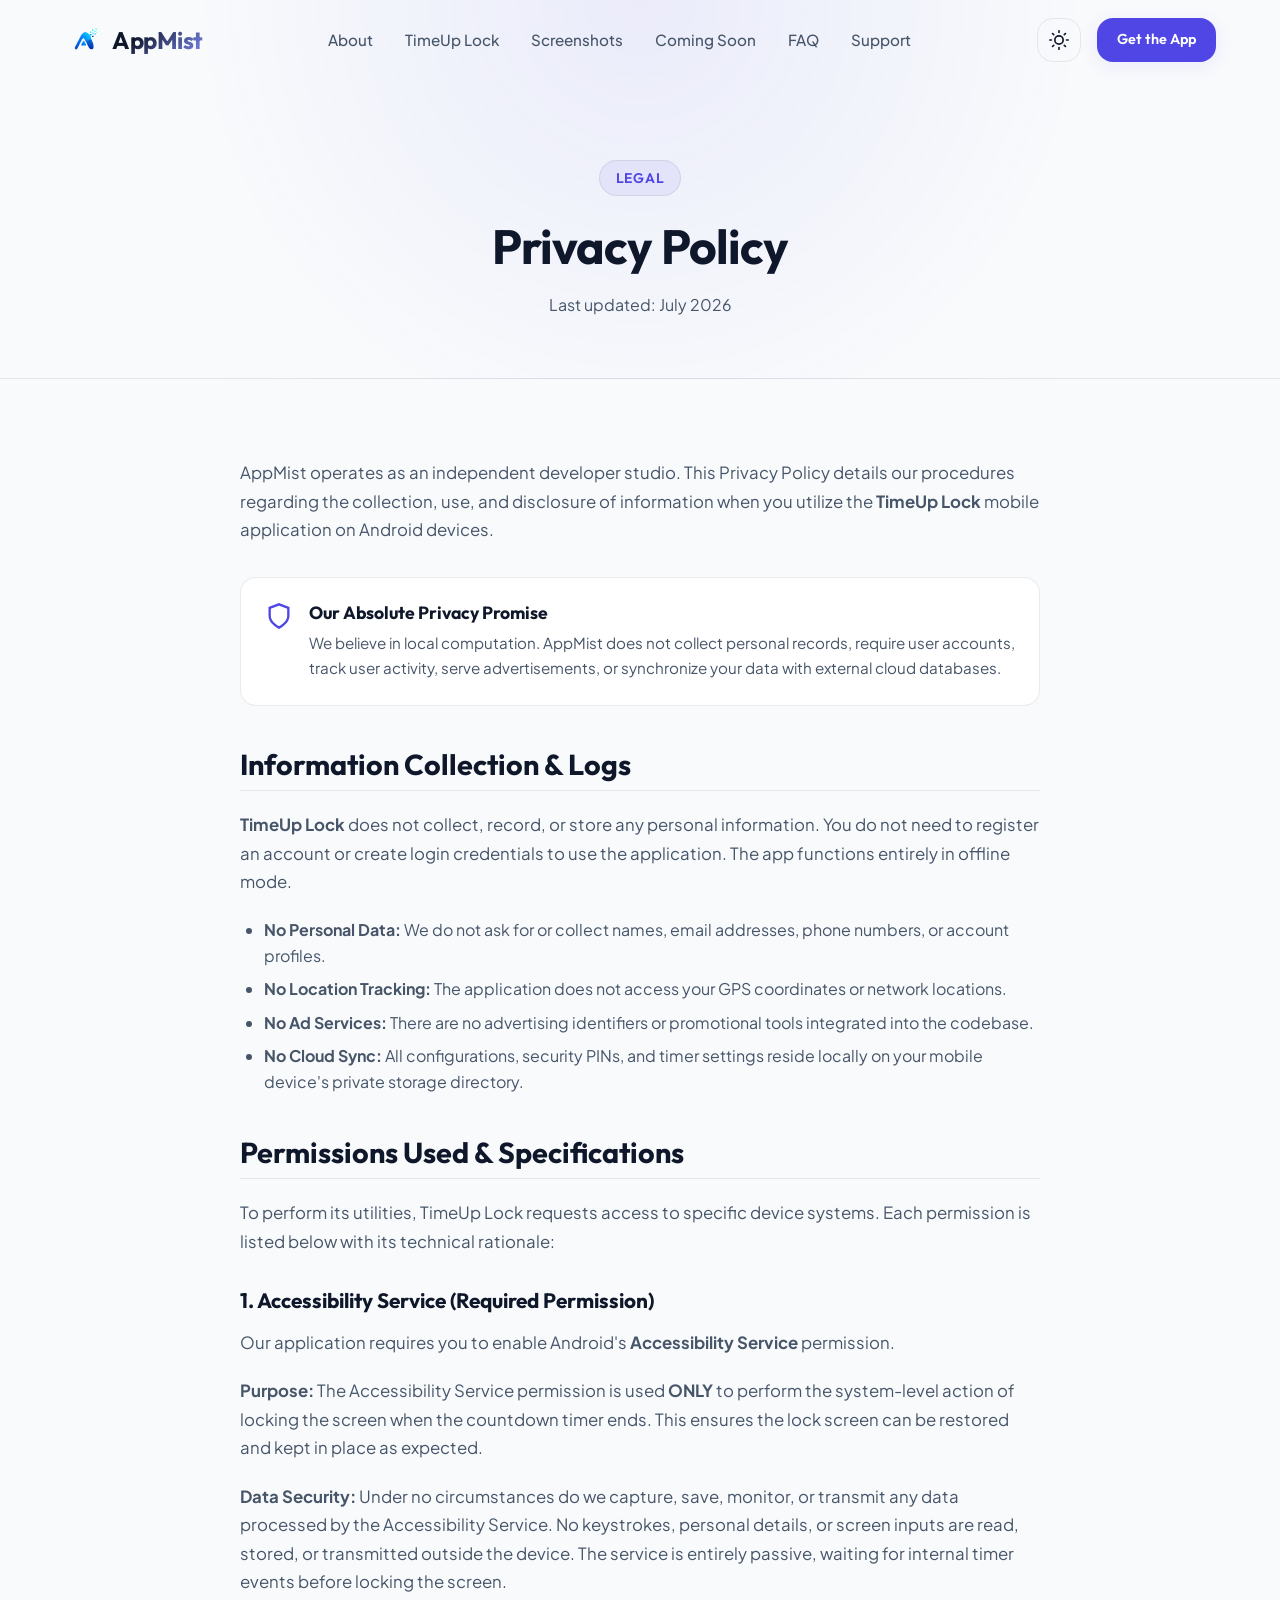
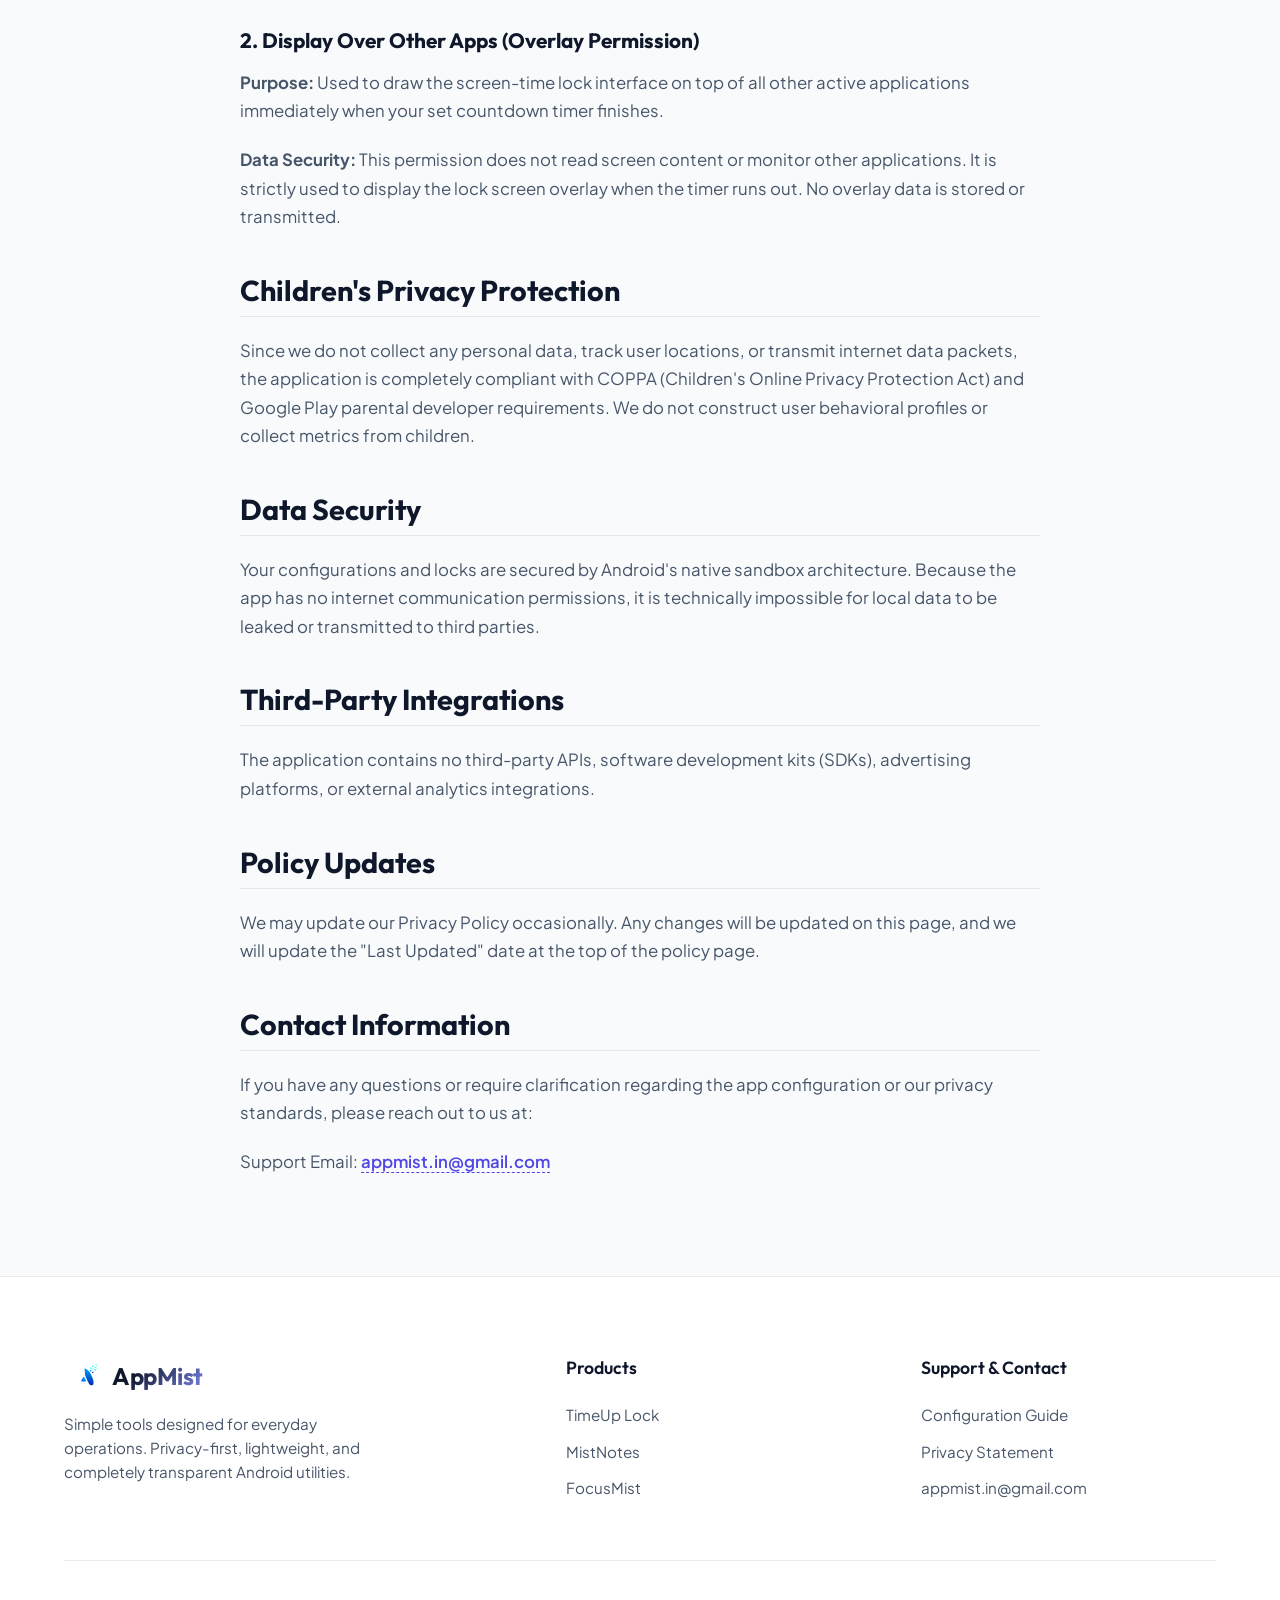
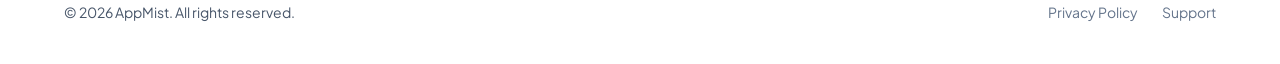
<file: privacy.html>
<!DOCTYPE html>
<html lang="en">
<head>
  <meta charset="UTF-8">
  <meta name="viewport" content="width=device-width, initial-scale=1.0">
  <title>Privacy Policy | AppMist</title>
  <meta name="description" content="Read the Google Play compliant Privacy Policy for TimeUp Lock by AppMist. Learn how we handle permissions and keep your data secure.">
  
  <link rel="canonical" href="https://appmist.in/privacy.html">
  <link rel="icon" type="image/svg+xml" href="favicon.svg">
  <link rel="stylesheet" href="style.css">
</head>
<body>

  <!-- Sticky Header -->
  <header class="header" id="header">
    <div class="container nav-container">
      <a href="index.html" class="logo" aria-label="AppMist Home">
        <svg class="logo-img" viewBox="0 0 512 512" fill="none" xmlns="http://www.w3.org/2000/svg">
          <defs>
            <linearGradient id="leftRibbonHeader" x1="0%" y1="100%" x2="100%" y2="0%">
              <stop offset="0%" stop-color="#003cd2" />
              <stop offset="60%" stop-color="#0088ff" />
              <stop offset="100%" stop-color="#00f0ff" />
            </linearGradient>
            <linearGradient id="rightLegHeader" x1="0%" y1="100%" x2="0%" y2="0%">
              <stop offset="0%" stop-color="#002bb0" />
              <stop offset="100%" stop-color="#00a0ff" />
            </linearGradient>
            <linearGradient id="arrowGradHeader" x1="0%" y1="100%" x2="100%" y2="0%">
              <stop offset="0%" stop-color="#0055ff" />
              <stop offset="100%" stop-color="#00bfff" />
            </linearGradient>
            <filter id="foldShadowHeader" x="-20%" y="-20%" width="140%" height="140%">
              <feDropShadow dx="-4" dy="4" stdDeviation="6" flood-color="#000000" flood-opacity="0.35" />
            </filter>
          </defs>
          <g transform="translate(24, 24)">
            <path d="M 256 120 C 290 120, 335 155, 355 200 L 382 260 C 394 285, 396 310, 396 335 C 396 355, 385 365, 365 365 C 345 365, 332 345, 322 325 C 310 300, 284 240, 276 220 L 268 120 Z" fill="url(#rightLegHeader)" />
            <path d="M 148 365 C 135 365, 128 350, 136 333 L 222 165 C 235 140, 256 120, 278 120 C 302 120, 322 135, 338 155 C 350 170, 356 190, 360 208 C 362 216, 357 224, 349 227 L 297 245 C 287 248, 278 241, 275 231 C 271 216, 260 205, 252 205 C 242 205, 232 220, 225 235 L 172 338 C 168 346, 160 365, 148 365 Z" fill="url(#leftRibbonHeader)" filter="url(#foldShadowHeader)" />
            <path d="M 230 310 C 220 310, 220 298, 226 288 L 246 253 C 251 245, 261 245, 266 253 L 286 288 C 292 298, 292 310, 282 310 Z" fill="url(#arrowGradHeader)" />
            <rect x="345" y="110" width="20" height="20" rx="5" fill="#00f0ff" />
            <rect x="375" y="80" width="20" height="20" rx="5" fill="#00f0ff" />
            <rect x="345" y="145" width="22" height="22" rx="5" fill="#00a0ff" />
            <rect x="380" y="125" width="16" height="16" rx="4" fill="#00d5ff" />
            <rect x="375" y="170" width="20" height="20" rx="5" fill="#002bb0" />
            <rect x="410" y="105" width="14" height="14" rx="4" fill="#00f0ff" />
            <rect x="410" y="135" width="18" height="18" rx="4" fill="#00d5ff" />
            <rect x="425" y="70" width="16" height="16" rx="4" fill="#00ffcc" />
            <rect x="435" y="115" width="12" height="12" rx="3" fill="#00f0ff" />
          </g>
        </svg>
        <span class="logo-text">AppMist</span>
      </a>

      <!-- Desktop Nav -->
      <nav aria-label="Main Navigation">
        <ul class="nav-menu" id="nav-menu">
          <li><a href="index.html#about" class="nav-link">About</a></li>
          <li><a href="index.html#featured" class="nav-link">TimeUp Lock</a></li>
          <li><a href="index.html#gallery" class="nav-link">Screenshots</a></li>
          <li><a href="index.html#coming-soon" class="nav-link">Coming Soon</a></li>
          <li><a href="index.html#faq" class="nav-link">FAQ</a></li>
          <li><a href="support.html" class="nav-link">Support</a></li>
        </ul>
      </nav>

      <div class="nav-actions">
        <!-- Light/Dark Mode Switch -->
        <button class="theme-toggle" id="theme-toggle" aria-label="Toggle dark/light theme">
          <svg class="moon-icon" viewBox="0 0 24 24" fill="none" stroke="currentColor" stroke-width="2" stroke-linecap="round" stroke-linejoin="round">
            <path d="M21 12.79A9 9 0 1 1 11.21 3 7 7 0 0 0 21 12.79z"></path>
          </svg>
          <svg class="sun-icon" viewBox="0 0 24 24" fill="none" stroke="currentColor" stroke-width="2" stroke-linecap="round" stroke-linejoin="round">
            <circle cx="12" cy="12" r="5"></circle>
            <line x1="12" y1="1" x2="12" y2="3"></line>
            <line x1="12" y1="21" x2="12" y2="23"></line>
            <line x1="4.22" y1="4.22" x2="5.64" y2="5.64"></line>
            <line x1="18.36" y1="18.36" x2="19.78" y2="19.78"></line>
            <line x1="1" y1="12" x2="3" y2="12"></line>
            <line x1="21" y1="12" x2="23" y2="12"></line>
            <line x1="4.22" y1="19.78" x2="5.64" y2="18.36"></line>
            <line x1="18.36" y1="5.64" x2="19.78" y2="4.22"></line>
          </svg>
        </button>
        <a href="index.html#featured" class="btn btn-primary" style="padding: 10px 20px; font-size: 0.9rem;">Get the App</a>
      </div>

      <!-- Hamburger mobile drawer toggle -->
      <button class="mobile-nav-toggle" id="mobile-nav-toggle" aria-label="Toggle mobile menu" aria-expanded="false">
        <span></span>
        <span></span>
        <span></span>
      </button>
    </div>
  </header>

  <!-- Page Hero -->
  <section class="page-hero">
    <div class="container reveal">
      <span class="badge">Legal</span>
      <h1>Privacy Policy</h1>
      <p>Last updated: July 2026</p>
    </div>
  </section>

  <!-- Content Block -->
  <section class="page-content">
    <div class="container">
      <article class="rich-text reveal">
        <p>
          AppMist operates as an independent developer studio. This Privacy Policy details our procedures regarding the collection, use, and disclosure of information when you utilize the <strong>TimeUp Lock</strong> mobile application on Android devices.
        </p>
        
        <div class="callout">
          <div class="callout-icon">
            <svg width="24" height="24" viewBox="0 0 24 24" fill="none" stroke="currentColor" stroke-width="2"><path d="M12 22s8-4 8-10V5l-8-3-8 3v7c0 6 8 10 8 10z"/></svg>
          </div>
          <div class="callout-content">
            <h4>Our Absolute Privacy Promise</h4>
            <p>
              We believe in local computation. AppMist does not collect personal records, require user accounts, track user activity, serve advertisements, or synchronize your data with external cloud databases.
            </p>
          </div>
        </div>

        <h2>Information Collection &amp; Logs</h2>
        <p>
          <strong>TimeUp Lock</strong> does not collect, record, or store any personal information. You do not need to register an account or create login credentials to use the application. The app functions entirely in offline mode.
        </p>
        <ul>
          <li><strong>No Personal Data:</strong> We do not ask for or collect names, email addresses, phone numbers, or account profiles.</li>
          <li><strong>No Location Tracking:</strong> The application does not access your GPS coordinates or network locations.</li>
          <li><strong>No Ad Services:</strong> There are no advertising identifiers or promotional tools integrated into the codebase.</li>
          <li><strong>No Cloud Sync:</strong> All configurations, security PINs, and timer settings reside locally on your mobile device's private storage directory.</li>
        </ul>

        <h2>Permissions Used &amp; Specifications</h2>
        <p>
          To perform its utilities, TimeUp Lock requests access to specific device systems. Each permission is listed below with its technical rationale:
        </p>
        
        <h3>1. Accessibility Service (Required Permission)</h3>
        <p>
          Our application requires you to enable Android's <strong>Accessibility Service</strong> permission.
        </p>
        <p>
          <strong>Purpose:</strong> The Accessibility Service permission is used <strong>ONLY</strong> to perform the system-level action of locking the screen when the countdown timer ends. This ensures the lock screen can be restored and kept in place as expected.
        </p>
        <p>
          <strong>Data Security:</strong> Under no circumstances do we capture, save, monitor, or transmit any data processed by the Accessibility Service. No keystrokes, personal details, or screen inputs are read, stored, or transmitted outside the device. The service is entirely passive, waiting for internal timer events before locking the screen.
        </p>

        <h3>2. Display Over Other Apps (Overlay Permission)</h3>
        <p>
          <strong>Purpose:</strong> Used to draw the screen-time lock interface on top of all other active applications immediately when your set countdown timer finishes.
        </p>
        <p>
          <strong>Data Security:</strong> This permission does not read screen content or monitor other applications. It is strictly used to display the lock screen overlay when the timer runs out. No overlay data is stored or transmitted.
        </p>

        <h2>Children's Privacy Protection</h2>
        <p>
          Since we do not collect any personal data, track user locations, or transmit internet data packets, the application is completely compliant with COPPA (Children's Online Privacy Protection Act) and Google Play parental developer requirements. We do not construct user behavioral profiles or collect metrics from children.
        </p>

        <h2>Data Security</h2>
        <p>
          Your configurations and locks are secured by Android's native sandbox architecture. Because the app has no internet communication permissions, it is technically impossible for local data to be leaked or transmitted to third parties.
        </p>

        <h2>Third-Party Integrations</h2>
        <p>
          The application contains no third-party APIs, software development kits (SDKs), advertising platforms, or external analytics integrations.
        </p>

        <h2>Policy Updates</h2>
        <p>
          We may update our Privacy Policy occasionally. Any changes will be updated on this page, and we will update the "Last Updated" date at the top of the policy page.
        </p>

        <h2>Contact Information</h2>
        <p>
          If you have any questions or require clarification regarding the app configuration or our privacy standards, please reach out to us at:
        </p>
        <p>
          Support Email: <a href="mailto:appmist.in@gmail.com" class="email-highlight">appmist.in@gmail.com</a>
        </p>
      </article>
    </div>
  </section>

  <!-- Footer -->
  <footer class="footer">
    <div class="container">
      <div class="footer-grid">
        <div class="footer-brand">
          <a href="index.html" class="logo" style="margin-bottom: 16px;">
            <svg class="logo-img" viewBox="0 0 512 512" fill="none" xmlns="http://www.w3.org/2000/svg">
              <defs>
                <linearGradient id="aGradientFooter" x1="0%" y1="100%" x2="100%" y2="0%">
                  <stop offset="0%" stop-color="#004ae2" />
                  <stop offset="50%" stop-color="#0080ff" />
                  <stop offset="100%" stop-color="#00e5ff" />
                </linearGradient>
                <linearGradient id="rightLegFooter" x1="0%" y1="100%" x2="0%" y2="0%">
                  <stop offset="0%" stop-color="#002bb0" />
                  <stop offset="100%" stop-color="#00a0ff" />
                </linearGradient>
                <linearGradient id="arrowGradFooter" x1="0%" y1="100%" x2="100%" y2="0%">
                  <stop offset="0%" stop-color="#0055ff" />
                  <stop offset="100%" stop-color="#00bfff" />
                </linearGradient>
                <filter id="foldShadowFooter" x="-20%" y="-20%" width="140%" height="140%">
                  <feDropShadow dx="-4" dy="4" stdDeviation="6" flood-color="#000000" flood-opacity="0.35" />
                </filter>
              </defs>
              <g transform="translate(24, 24)">
                <path d="M 256 120 C 290 120, 335 155, 355 200 L 382 260 C 394 285, 396 310, 396 335 C 396 355, 385 365, 365 365 C 345 365, 332 345, 322 325 C 310 300, 284 240, 276 220 L 268 120 Z" fill="url(#rightLegFooter)" />
                <path d="M 148 365 C 135 365, 128 350, 136 333 L 222 165 C 235 140, 256 120, 278 120 C 302 120, 322 135, 338 155 C 350 170, 356 190, 360 208 C 362 216, 357 224, 349 227 L 297 245 C 287 248, 278 241, 275 231 C 271 216, 260 205, 252 205 C 242 205, 232 220, 225 235 L 172 338 C 168 346, 160 365, 148 365 Z" fill="url(#leftRibbonFooter)" filter="url(#foldShadowFooter)" />
                <path d="M 230 310 C 220 310, 220 298, 226 288 L 246 253 C 251 245, 261 245, 266 253 L 286 288 C 292 298, 292 310, 282 310 Z" fill="url(#arrowGradFooter)" />
                <rect x="345" y="110" width="20" height="20" rx="5" fill="#00f0ff" />
                <rect x="375" y="80" width="20" height="20" rx="5" fill="#00f0ff" />
                <rect x="345" y="145" width="22" height="22" rx="5" fill="#00a0ff" />
                <rect x="380" y="125" width="16" height="16" rx="4" fill="#00d5ff" />
                <rect x="375" y="170" width="20" height="20" rx="5" fill="#002bb0" />
                <rect x="410" y="105" width="14" height="14" rx="4" fill="#00f0ff" />
                <rect x="410" y="135" width="18" height="18" rx="4" fill="#00d5ff" />
                <rect x="425" y="70" width="16" height="16" rx="4" fill="#00ffcc" />
                <rect x="435" y="115" width="12" height="12" rx="3" fill="#00f0ff" />
              </g>
            </svg>
            <span class="logo-text">AppMist</span>
          </a>
          <p>Simple tools designed for everyday operations. Privacy-first, lightweight, and completely transparent Android utilities.</p>
        </div>

        <div>
          <h4 class="footer-title">Products</h4>
          <ul class="footer-links">
            <li><a href="index.html#featured" class="footer-link">TimeUp Lock</a></li>
            <li><a href="index.html#coming-soon" class="footer-link">MistNotes</a></li>
            <li><a href="index.html#coming-soon" class="footer-link">FocusMist</a></li>
          </ul>
        </div>

        <div>
          <h4 class="footer-title">Support &amp; Contact</h4>
          <ul class="footer-links">
            <li><a href="support.html" class="footer-link">Configuration Guide</a></li>
            <li><a href="privacy.html" class="footer-link">Privacy Statement</a></li>
            <li><a href="mailto:appmist.in@gmail.com" class="footer-link">appmist.in@gmail.com</a></li>
          </ul>
        </div>
      </div>

      <div class="footer-bottom">
        <p>&copy; 2026 AppMist. All rights reserved.</p>
        <div class="footer-bottom-links">
          <a href="privacy.html">Privacy Policy</a>
          <a href="support.html">Support</a>
        </div>
      </div>
    </div>
  </footer>

  <!-- Scroll-to-Top Button -->
  <button class="back-to-top" id="back-to-top" aria-label="Scroll back to top">
    <svg width="24" height="24" viewBox="0 0 24 24" fill="none" stroke="currentColor" stroke-width="2" stroke-linecap="round" stroke-linejoin="round"><line x1="12" y1="19" x2="12" y2="5"></line><polyline points="5 12 12 5 19 12"></polyline></svg>
  </button>

  <script src="script.js" defer></script>
</body>
</html>
</file>
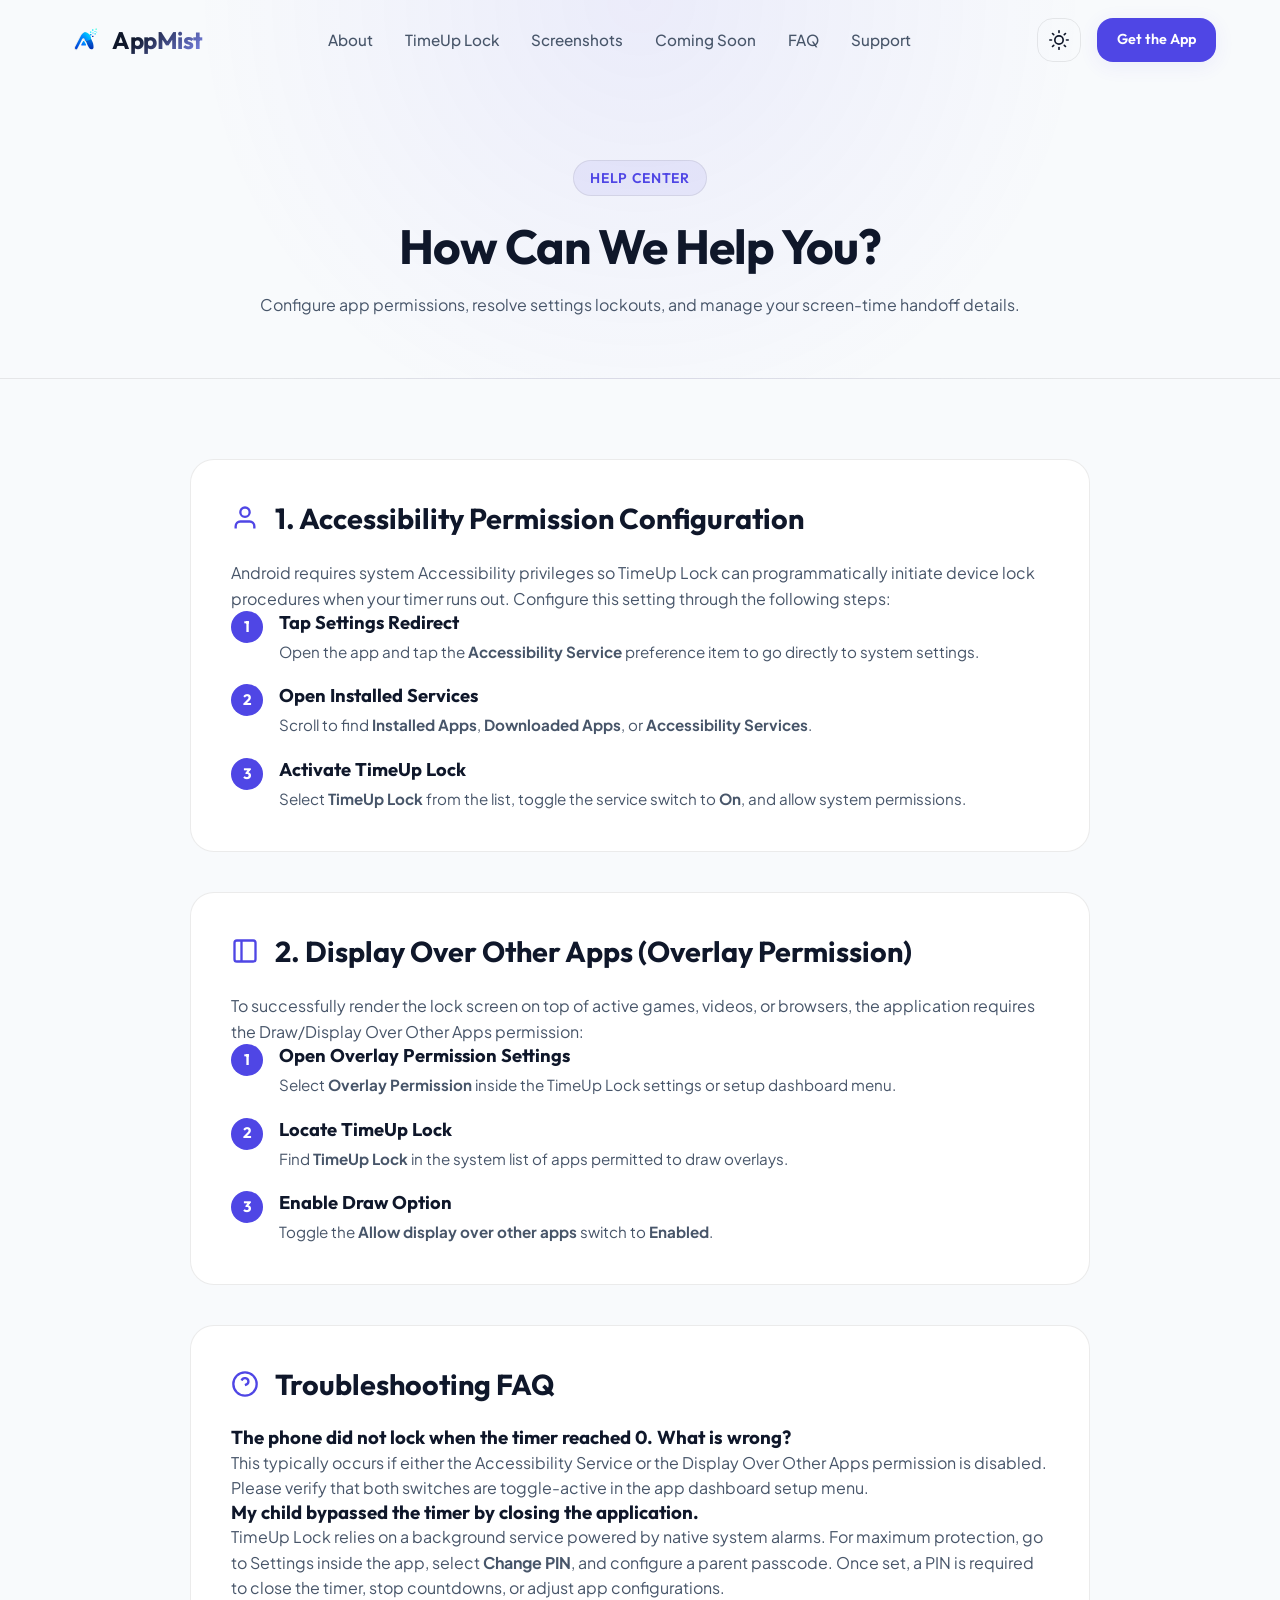
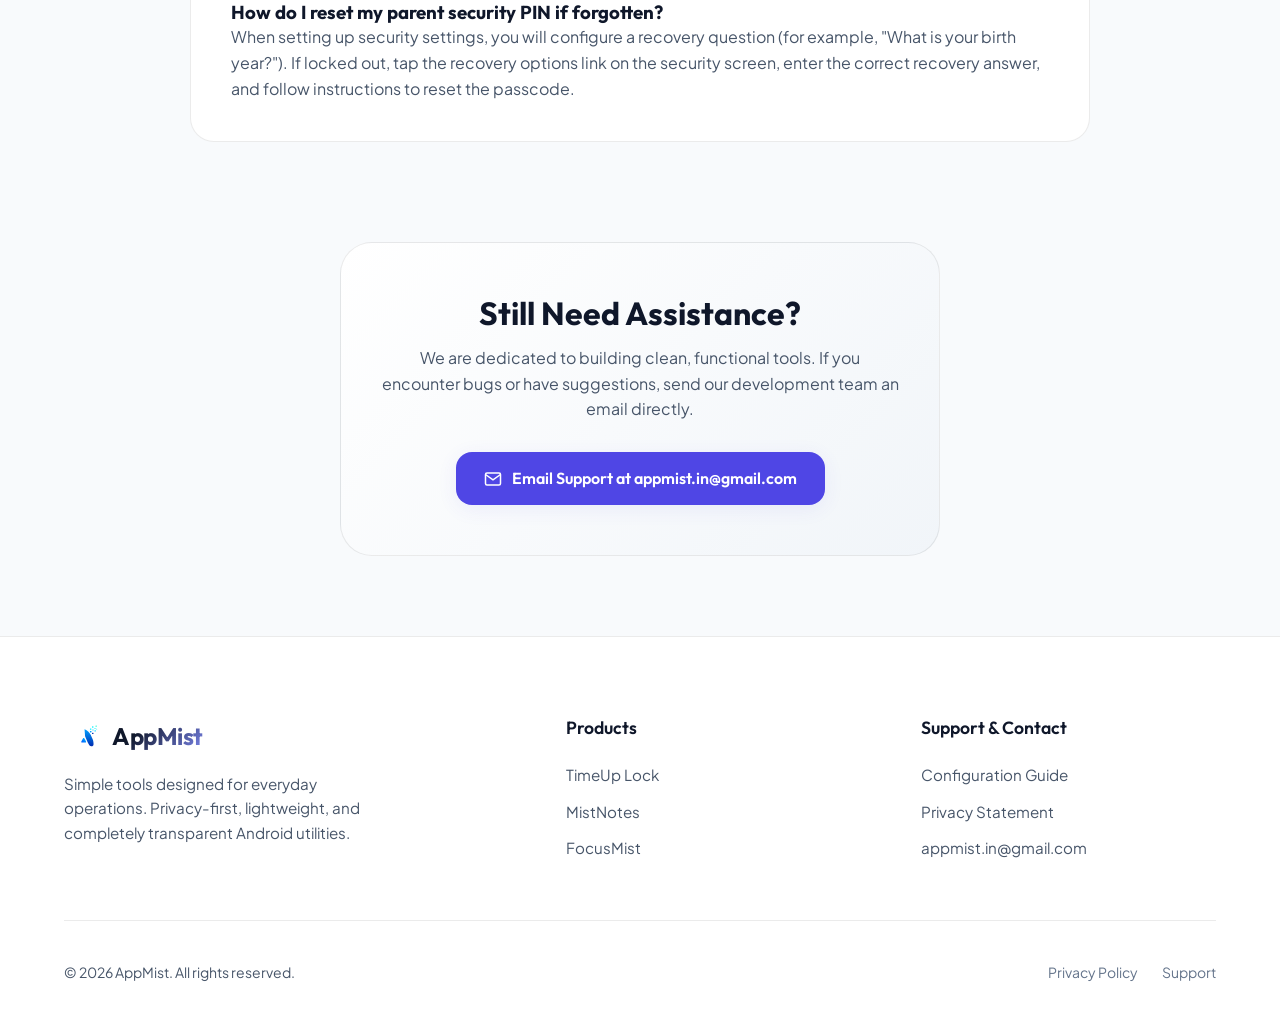
<file: support.html>
<!DOCTYPE html>
<html lang="en">
<head>
  <meta charset="UTF-8">
  <meta name="viewport" content="width=device-width, initial-scale=1.0">
  <title>Support &amp; Guides | AppMist</title>
  <meta name="description" content="Get support for TimeUp Lock. Find step-by-step setup guides for Accessibility permissions and Display Over Other Apps settings.">
  
  <link rel="canonical" href="https://appmist.in/support.html">
  <link rel="icon" type="image/svg+xml" href="favicon.svg">
  <link rel="stylesheet" href="style.css">
</head>
<body>

  <!-- Sticky Header -->
  <header class="header" id="header">
    <div class="container nav-container">
      <a href="index.html" class="logo" aria-label="AppMist Home">
        <svg class="logo-img" viewBox="0 0 512 512" fill="none" xmlns="http://www.w3.org/2000/svg">
          <defs>
            <linearGradient id="leftRibbonHeader" x1="0%" y1="100%" x2="100%" y2="0%">
              <stop offset="0%" stop-color="#003cd2" />
              <stop offset="60%" stop-color="#0088ff" />
              <stop offset="100%" stop-color="#00f0ff" />
            </linearGradient>
            <linearGradient id="rightLegHeader" x1="0%" y1="100%" x2="0%" y2="0%">
              <stop offset="0%" stop-color="#002bb0" />
              <stop offset="100%" stop-color="#00a0ff" />
            </linearGradient>
            <linearGradient id="arrowGradHeader" x1="0%" y1="100%" x2="100%" y2="0%">
              <stop offset="0%" stop-color="#0055ff" />
              <stop offset="100%" stop-color="#00bfff" />
            </linearGradient>
            <filter id="foldShadowHeader" x="-20%" y="-20%" width="140%" height="140%">
              <feDropShadow dx="-4" dy="4" stdDeviation="6" flood-color="#000000" flood-opacity="0.35" />
            </filter>
          </defs>
          <g transform="translate(24, 24)">
            <path d="M 256 120 C 290 120, 335 155, 355 200 L 382 260 C 394 285, 396 310, 396 335 C 396 355, 385 365, 365 365 C 345 365, 332 345, 322 325 C 310 300, 284 240, 276 220 L 268 120 Z" fill="url(#rightLegHeader)" />
            <path d="M 148 365 C 135 365, 128 350, 136 333 L 222 165 C 235 140, 256 120, 278 120 C 302 120, 322 135, 338 155 C 350 170, 356 190, 360 208 C 362 216, 357 224, 349 227 L 297 245 C 287 248, 278 241, 275 231 C 271 216, 260 205, 252 205 C 242 205, 232 220, 225 235 L 172 338 C 168 346, 160 365, 148 365 Z" fill="url(#leftRibbonHeader)" filter="url(#foldShadowHeader)" />
            <path d="M 230 310 C 220 310, 220 298, 226 288 L 246 253 C 251 245, 261 245, 266 253 L 286 288 C 292 298, 292 310, 282 310 Z" fill="url(#arrowGradHeader)" />
            <rect x="345" y="110" width="20" height="20" rx="5" fill="#00f0ff" />
            <rect x="375" y="80" width="20" height="20" rx="5" fill="#00f0ff" />
            <rect x="345" y="145" width="22" height="22" rx="5" fill="#00a0ff" />
            <rect x="380" y="125" width="16" height="16" rx="4" fill="#00d5ff" />
            <rect x="375" y="170" width="20" height="20" rx="5" fill="#002bb0" />
            <rect x="410" y="105" width="14" height="14" rx="4" fill="#00f0ff" />
            <rect x="410" y="135" width="18" height="18" rx="4" fill="#00d5ff" />
            <rect x="425" y="70" width="16" height="16" rx="4" fill="#00ffcc" />
            <rect x="435" y="115" width="12" height="12" rx="3" fill="#00f0ff" />
          </g>
        </svg>
        <span class="logo-text">AppMist</span>
      </a>

      <!-- Desktop Nav -->
      <nav aria-label="Main Navigation">
        <ul class="nav-menu" id="nav-menu">
          <li><a href="index.html#about" class="nav-link">About</a></li>
          <li><a href="index.html#featured" class="nav-link">TimeUp Lock</a></li>
          <li><a href="index.html#gallery" class="nav-link">Screenshots</a></li>
          <li><a href="index.html#coming-soon" class="nav-link">Coming Soon</a></li>
          <li><a href="index.html#faq" class="nav-link">FAQ</a></li>
          <li><a href="support.html" class="nav-link">Support</a></li>
        </ul>
      </nav>

      <div class="nav-actions">
        <!-- Light/Dark Mode Switch -->
        <button class="theme-toggle" id="theme-toggle" aria-label="Toggle dark/light theme">
          <svg class="moon-icon" viewBox="0 0 24 24" fill="none" stroke="currentColor" stroke-width="2" stroke-linecap="round" stroke-linejoin="round">
            <path d="M21 12.79A9 9 0 1 1 11.21 3 7 7 0 0 0 21 12.79z"></path>
          </svg>
          <svg class="sun-icon" viewBox="0 0 24 24" fill="none" stroke="currentColor" stroke-width="2" stroke-linecap="round" stroke-linejoin="round">
            <circle cx="12" cy="12" r="5"></circle>
            <line x1="12" y1="1" x2="12" y2="3"></line>
            <line x1="12" y1="21" x2="12" y2="23"></line>
            <line x1="4.22" y1="4.22" x2="5.64" y2="5.64"></line>
            <line x1="18.36" y1="18.36" x2="19.78" y2="19.78"></line>
            <line x1="1" y1="12" x2="3" y2="12"></line>
            <line x1="21" y1="12" x2="23" y2="12"></line>
            <line x1="4.22" y1="19.78" x2="5.64" y2="18.36"></line>
            <line x1="18.36" y1="5.64" x2="19.78" y2="4.22"></line>
          </svg>
        </button>
        <a href="index.html#featured" class="btn btn-primary" style="padding: 10px 20px; font-size: 0.9rem;">Get the App</a>
      </div>

      <!-- Hamburger mobile drawer toggle -->
      <button class="mobile-nav-toggle" id="mobile-nav-toggle" aria-label="Toggle mobile menu" aria-expanded="false">
        <span></span>
        <span></span>
        <span></span>
      </button>
    </div>
  </header>

  <!-- Page Hero -->
  <section class="page-hero">
    <div class="container reveal">
      <span class="badge">Help Center</span>
      <h1>How Can We Help You?</h1>
      <p>Configure app permissions, resolve settings lockouts, and manage your screen-time handoff details.</p>
    </div>
  </section>

  <!-- Support Guides Content -->
  <section class="page-content">
    <div class="container">
      <div class="support-grid">
        
        <!-- Guide 1: Accessibility Setup -->
        <div class="support-block reveal">
          <h2>
            <svg width="28" height="28" viewBox="0 0 24 24" fill="none" stroke="currentColor" stroke-width="2"><path d="M20 21v-2a4 4 0 0 0-4-4H8a4 4 0 0 0-4 4v2"/><circle cx="12" cy="7" r="4"/></svg>
            1. Accessibility Permission Configuration
          </h2>
          <p>
            Android requires system Accessibility privileges so TimeUp Lock can programmatically initiate device lock procedures when your timer runs out. Configure this setting through the following steps:
          </p>
          <ul class="step-list">
            <li class="step-item">
              <span class="step-number">1</span>
              <div class="step-details">
                <h3>Tap Settings Redirect</h3>
                <p>Open the app and tap the <strong>Accessibility Service</strong> preference item to go directly to system settings.</p>
              </div>
            </li>
            <li class="step-item">
              <span class="step-number">2</span>
              <div class="step-details">
                <h3>Open Installed Services</h3>
                <p>Scroll to find <strong>Installed Apps</strong>, <strong>Downloaded Apps</strong>, or <strong>Accessibility Services</strong>.</p>
              </div>
            </li>
            <li class="step-item">
              <span class="step-number">3</span>
              <div class="step-details">
                <h3>Activate TimeUp Lock</h3>
                <p>Select <strong>TimeUp Lock</strong> from the list, toggle the service switch to <strong>On</strong>, and allow system permissions.</p>
              </div>
            </li>
          </ul>
        </div>

        <!-- Guide 2: Display Over Other Apps Setup -->
        <div class="support-block reveal" style="transition-delay: 0.1s;">
          <h2>
            <svg width="28" height="28" viewBox="0 0 24 24" fill="none" stroke="currentColor" stroke-width="2"><rect x="3" y="3" width="18" height="18" rx="2" ry="2"/><line x1="9" y1="3" x2="9" y2="21"/></svg>
            2. Display Over Other Apps (Overlay Permission)
          </h2>
          <p>
            To successfully render the lock screen on top of active games, videos, or browsers, the application requires the Draw/Display Over Other Apps permission:
          </p>
          <ul class="step-list">
            <li class="step-item">
              <span class="step-number">1</span>
              <div class="step-details">
                <h3>Open Overlay Permission Settings</h3>
                <p>Select <strong>Overlay Permission</strong> inside the TimeUp Lock settings or setup dashboard menu.</p>
              </div>
            </li>
            <li class="step-item">
              <span class="step-number">2</span>
              <div class="step-details">
                <h3>Locate TimeUp Lock</h3>
                <p>Find <strong>TimeUp Lock</strong> in the system list of apps permitted to draw overlays.</p>
              </div>
            </li>
            <li class="step-item">
              <span class="step-number">3</span>
              <div class="step-details">
                <h3>Enable Draw Option</h3>
                <p>Toggle the <strong>Allow display over other apps</strong> switch to <strong>Enabled</strong>.</p>
              </div>
            </li>
          </ul>
        </div>

        <!-- Troubleshooting Guidelines -->
        <div class="support-block reveal" style="transition-delay: 0.2s;">
          <h2>
            <svg width="28" height="28" viewBox="0 0 24 24" fill="none" stroke="currentColor" stroke-width="2"><circle cx="12" cy="12" r="10"/><path d="M9.09 9a3 3 0 0 1 5.83 1c0 2-3 3-3 3"/><line x1="12" y1="17" x2="12.01" y2="17"/></svg>
            Troubleshooting FAQ
          </h2>
          
          <h3 style="margin-top: 20px;">The phone did not lock when the timer reached 0. What is wrong?</h3>
          <p>
            This typically occurs if either the Accessibility Service or the Display Over Other Apps permission is disabled. Please verify that both switches are toggle-active in the app dashboard setup menu.
          </p>

          <h3>My child bypassed the timer by closing the application.</h3>
          <p>
            TimeUp Lock relies on a background service powered by native system alarms. For maximum protection, go to Settings inside the app, select <strong>Change PIN</strong>, and configure a parent passcode. Once set, a PIN is required to close the timer, stop countdowns, or adjust app configurations.
          </p>

          <h3>How do I reset my parent security PIN if forgotten?</h3>
          <p>
            When setting up security settings, you will configure a recovery question (for example, "What is your birth year?"). If locked out, tap the recovery options link on the security screen, enter the correct recovery answer, and follow instructions to reset the passcode.
          </p>
        </div>

        <!-- Contact Support Card -->
        <div class="contact-card reveal" style="transition-delay: 0.3s;">
          <h2>Still Need Assistance?</h2>
          <p>We are dedicated to building clean, functional tools. If you encounter bugs or have suggestions, send our development team an email directly.</p>
          <a href="mailto:appmist.in@gmail.com" class="btn btn-primary">
            <svg width="18" height="18" viewBox="0 0 24 24" fill="none" stroke="currentColor" stroke-width="2"><path d="M4 4h16c1.1 0 2 .9 2 2v12c0 1.1-.9 2-2 2H4c-1.1 0-2-.9-2-2V6c0-1.1.9-2 2-2z"/><polyline points="22,6 12,13 2,6"/></svg>
            Email Support at appmist.in@gmail.com
          </a>
        </div>

      </div>
    </div>
  </section>

  <!-- Footer -->
  <footer class="footer">
    <div class="container">
      <div class="footer-grid">
        <div class="footer-brand">
          <a href="index.html" class="logo" style="margin-bottom: 16px;">
            <svg class="logo-img" viewBox="0 0 512 512" fill="none" xmlns="http://www.w3.org/2000/svg">
              <defs>
                <linearGradient id="aGradientFooter" x1="0%" y1="100%" x2="100%" y2="0%">
                  <stop offset="0%" stop-color="#004ae2" />
                  <stop offset="50%" stop-color="#0080ff" />
                  <stop offset="100%" stop-color="#00e5ff" />
                </linearGradient>
                <linearGradient id="rightLegFooter" x1="0%" y1="100%" x2="0%" y2="0%">
                  <stop offset="0%" stop-color="#002bb0" />
                  <stop offset="100%" stop-color="#00a0ff" />
                </linearGradient>
                <linearGradient id="arrowGradFooter" x1="0%" y1="100%" x2="100%" y2="0%">
                  <stop offset="0%" stop-color="#0055ff" />
                  <stop offset="100%" stop-color="#00bfff" />
                </linearGradient>
                <filter id="foldShadowFooter" x="-20%" y="-20%" width="140%" height="140%">
                  <feDropShadow dx="-4" dy="4" stdDeviation="6" flood-color="#000000" flood-opacity="0.35" />
                </filter>
              </defs>
              <g transform="translate(24, 24)">
                <path d="M 256 120 C 290 120, 335 155, 355 200 L 382 260 C 394 285, 396 310, 396 335 C 396 355, 385 365, 365 365 C 345 365, 332 345, 322 325 C 310 300, 284 240, 276 220 L 268 120 Z" fill="url(#rightLegFooter)" />
                <path d="M 148 365 C 135 365, 128 350, 136 333 L 222 165 C 235 140, 256 120, 278 120 C 302 120, 322 135, 338 155 C 350 170, 356 190, 360 208 C 362 216, 357 224, 349 227 L 297 245 C 287 248, 278 241, 275 231 C 271 216, 260 205, 252 205 C 242 205, 232 220, 225 235 L 172 338 C 168 346, 160 365, 148 365 Z" fill="url(#leftRibbonFooter)" filter="url(#foldShadowFooter)" />
                <path d="M 230 310 C 220 310, 220 298, 226 288 L 246 253 C 251 245, 261 245, 266 253 L 286 288 C 292 298, 292 310, 282 310 Z" fill="url(#arrowGradFooter)" />
                <rect x="345" y="110" width="20" height="20" rx="5" fill="#00f0ff" />
                <rect x="375" y="80" width="20" height="20" rx="5" fill="#00f0ff" />
                <rect x="345" y="145" width="22" height="22" rx="5" fill="#00a0ff" />
                <rect x="380" y="125" width="16" height="16" rx="4" fill="#00d5ff" />
                <rect x="375" y="170" width="20" height="20" rx="5" fill="#002bb0" />
                <rect x="410" y="105" width="14" height="14" rx="4" fill="#00f0ff" />
                <rect x="410" y="135" width="18" height="18" rx="4" fill="#00d5ff" />
                <rect x="425" y="70" width="16" height="16" rx="4" fill="#00ffcc" />
                <rect x="435" y="115" width="12" height="12" rx="3" fill="#00f0ff" />
              </g>
            </svg>
            <span class="logo-text">AppMist</span>
          </a>
          <p>Simple tools designed for everyday operations. Privacy-first, lightweight, and completely transparent Android utilities.</p>
        </div>

        <div>
          <h4 class="footer-title">Products</h4>
          <ul class="footer-links">
            <li><a href="index.html#featured" class="footer-link">TimeUp Lock</a></li>
            <li><a href="index.html#coming-soon" class="footer-link">MistNotes</a></li>
            <li><a href="index.html#coming-soon" class="footer-link">FocusMist</a></li>
          </ul>
        </div>

        <div>
          <h4 class="footer-title">Support &amp; Contact</h4>
          <ul class="footer-links">
            <li><a href="support.html" class="footer-link">Configuration Guide</a></li>
            <li><a href="privacy.html" class="footer-link">Privacy Statement</a></li>
            <li><a href="mailto:appmist.in@gmail.com" class="footer-link">appmist.in@gmail.com</a></li>
          </ul>
        </div>
      </div>

      <div class="footer-bottom">
        <p>&copy; 2026 AppMist. All rights reserved.</p>
        <div class="footer-bottom-links">
          <a href="privacy.html">Privacy Policy</a>
          <a href="support.html">Support</a>
        </div>
      </div>
    </div>
  </footer>

  <!-- Scroll-to-Top Button -->
  <button class="back-to-top" id="back-to-top" aria-label="Scroll back to top">
    <svg width="24" height="24" viewBox="0 0 24 24" fill="none" stroke="currentColor" stroke-width="2" stroke-linecap="round" stroke-linejoin="round"><line x1="12" y1="19" x2="12" y2="5"></line><polyline points="5 12 12 5 19 12"></polyline></svg>
  </button>

  <script src="script.js" defer></script>
</body>
</html>
</file>
<file: style.css>
/* ==========================================================================
   AppMist Design System & Stylesheet
   ========================================================================== */

/* Import Premium Typography */
@import url('https://fonts.googleapis.com/css2?family=Outfit:wght@300;400;500;600;700;800&family=Plus+Jakarta+Sans:wght@300;400;500;600;700&display=swap');

/* CSS Variables & Theme Definitions */
:root {
  /* Color Palette - Obsidian Dark (Default) */
  --bg-primary: #0a0a0f;
  --bg-secondary: #12121e;
  --bg-tertiary: #19192b;
  --text-primary: #f8fafc;
  --text-secondary: #cbd5e1;
  --text-muted: #64748b;
  
  --accent: #6366f1;
  --accent-hover: #4f46e5;
  --accent-light: #a5b4fc;
  --accent-glow: rgba(99, 102, 241, 0.15);
  
  --border-color: rgba(255, 255, 255, 0.08);
  --border-hover: rgba(255, 255, 255, 0.16);
  --glass-bg: rgba(18, 18, 30, 0.75);
  --glass-border: rgba(255, 255, 255, 0.08);
  --glass-shadow: rgba(0, 0, 0, 0.4);
  
  --phone-bezel: #1e1e2f;
  --phone-screen-bg: #0f0f18;
  
  /* Shadows */
  --shadow-sm: 0 2px 8px rgba(0, 0, 0, 0.5);
  --shadow-md: 0 10px 30px rgba(0, 0, 0, 0.5);
  --shadow-lg: 0 20px 50px rgba(0, 0, 0, 0.6);
  
  /* Layout */
  --radius-sm: 8px;
  --radius-md: 16px;
  --radius-lg: 24px;
  --radius-xl: 32px;
  --max-width: 1200px;
  --transition: all 0.3s cubic-bezier(0.4, 0, 0.2, 1);
  --transition-slow: all 0.5s cubic-bezier(0.4, 0, 0.2, 1);
}

[data-theme="light"] {
  /* Color Palette - Premium Light Mode */
  --bg-primary: #f8fafc;
  --bg-secondary: #ffffff;
  --bg-tertiary: #f1f5f9;
  --text-primary: #0f172a;
  --text-secondary: #475569;
  --text-muted: #64748b;
  
  --accent: #4f46e5;
  --accent-hover: #3730a3;
  --accent-light: #818cf8;
  --accent-glow: rgba(79, 70, 229, 0.08);
  
  --border-color: rgba(0, 0, 0, 0.08);
  --border-hover: rgba(0, 0, 0, 0.15);
  --glass-bg: rgba(255, 255, 255, 0.8);
  --glass-border: rgba(0, 0, 0, 0.08);
  --glass-shadow: rgba(0, 0, 0, 0.05);
  
  --phone-bezel: #0f172a;
  --phone-screen-bg: #f8fafc;
  
  /* Shadows */
  --shadow-sm: 0 2px 8px rgba(0, 0, 0, 0.04);
  --shadow-md: 0 10px 30px rgba(0, 0, 0, 0.06);
  --shadow-lg: 0 20px 50px rgba(0, 0, 0, 0.1);
}

/* Reset & Base Styles */
*, *::before, *::after {
  box-sizing: border-box;
  margin: 0;
  padding: 0;
}

html {
  scroll-behavior: smooth;
  font-size: 16px;
  -webkit-text-size-adjust: 100%;
}

body {
  font-family: 'Plus Jakarta Sans', sans-serif;
  background-color: var(--bg-primary);
  color: var(--text-primary);
  line-height: 1.6;
  overflow-x: hidden;
  transition: background-color 0.3s ease, color 0.3s ease;
}

/* Custom Scrollbar */
::-webkit-scrollbar {
  width: 10px;
}
::-webkit-scrollbar-track {
  background: var(--bg-primary);
}
::-webkit-scrollbar-thumb {
  background: var(--border-color);
  border-radius: var(--radius-sm);
}
::-webkit-scrollbar-thumb:hover {
  background: var(--accent);
}

/* Typography */
h1, h2, h3, h4, h5, h6 {
  font-family: 'Outfit', sans-serif;
  font-weight: 700;
  line-height: 1.25;
  color: var(--text-primary);
}

p {
  color: var(--text-secondary);
}

a {
  color: inherit;
  text-decoration: none;
  transition: var(--transition);
}

/* Layout Utilities */
.container {
  max-width: var(--max-width);
  margin: 0 auto;
  padding: 0 24px;
  position: relative;
}

.section {
  padding: 100px 0;
  position: relative;
}

.section-header {
  text-align: center;
  max-width: 650px;
  margin: 0 auto 60px;
}

.section-header h2 {
  font-size: 2.5rem;
  margin-bottom: 16px;
  letter-spacing: -0.02em;
}

.section-header p {
  font-size: 1.125rem;
  color: var(--text-secondary);
}

.badge {
  display: inline-flex;
  align-items: center;
  gap: 8px;
  padding: 6px 16px;
  border-radius: 100px;
  background: var(--accent-glow);
  border: 1px solid var(--border-color);
  color: var(--accent);
  font-family: 'Outfit', sans-serif;
  font-weight: 600;
  font-size: 0.875rem;
  margin-bottom: 20px;
  text-transform: uppercase;
  letter-spacing: 0.05em;
}

/* Text Gradients */
.text-gradient {
  background: linear-gradient(135deg, var(--text-primary) 30%, var(--accent-light) 100%);
  -webkit-background-clip: text;
  -webkit-text-fill-color: transparent;
  background-clip: text;
}

.brand-gradient {
  background: linear-gradient(135deg, #a5b4fc 0%, #6366f1 50%, #4f46e5 100%);
  -webkit-background-clip: text;
  -webkit-text-fill-color: transparent;
  background-clip: text;
}

/* Buttons */
.btn {
  display: inline-flex;
  align-items: center;
  justify-content: center;
  gap: 10px;
  padding: 14px 28px;
  border-radius: var(--radius-md);
  font-family: 'Outfit', sans-serif;
  font-weight: 600;
  font-size: 1rem;
  cursor: pointer;
  border: none;
  transition: var(--transition);
  outline: none;
  position: relative;
  overflow: hidden;
}

.btn-primary {
  background: var(--accent);
  color: #ffffff;
  box-shadow: 0 4px 20px var(--accent-glow);
}

.btn-primary:hover {
  background: var(--accent-hover);
  transform: translateY(-2px);
  box-shadow: 0 8px 25px rgba(99, 102, 241, 0.3);
}

.btn-secondary {
  background: var(--bg-secondary);
  color: var(--text-primary);
  border: 1px solid var(--border-color);
}

.btn-secondary:hover {
  background: var(--bg-tertiary);
  border-color: var(--border-hover);
  transform: translateY(-2px);
}

/* Theme Toggle Button */
.theme-toggle {
  background: transparent;
  border: 1px solid var(--border-color);
  width: 44px;
  height: 44px;
  border-radius: var(--radius-md);
  display: flex;
  align-items: center;
  justify-content: center;
  cursor: pointer;
  color: var(--text-primary);
  transition: var(--transition);
}

.theme-toggle:hover {
  background: var(--bg-secondary);
  border-color: var(--border-hover);
}

.theme-toggle svg {
  width: 20px;
  height: 20px;
}

.theme-toggle .sun-icon {
  display: none;
}

[data-theme="light"] .theme-toggle .sun-icon {
  display: block;
}

[data-theme="light"] .theme-toggle .moon-icon {
  display: none;
}

/* Frosted Glass Elements */
.glass {
  background: var(--glass-bg);
  backdrop-filter: blur(16px) saturate(180%);
  -webkit-backdrop-filter: blur(16px) saturate(180%);
  border: 1px solid var(--glass-border);
  box-shadow: 0 8px 32px 0 var(--glass-shadow);
}

/* Sticky Header Navigation */
.header {
  position: fixed;
  top: 0;
  left: 0;
  width: 100%;
  height: 80px;
  z-index: 1000;
  transition: var(--transition);
  display: flex;
  align-items: center;
}

.header.scrolled {
  height: 68px;
  background: var(--glass-bg);
  backdrop-filter: blur(16px) saturate(180%);
  -webkit-backdrop-filter: blur(16px) saturate(180%);
  border-bottom: 1px solid var(--glass-border);
  box-shadow: 0 10px 30px var(--glass-shadow);
}

.nav-container {
  display: flex;
  align-items: center;
  justify-content: space-between;
  width: 100%;
}

.logo {
  display: flex;
  align-items: center;
  gap: 12px;
  font-family: 'Outfit', sans-serif;
  font-weight: 800;
  font-size: 1.5rem;
  letter-spacing: -0.02em;
}

.logo-img {
  width: 36px;
  height: 36px;
}

.logo-text {
  font-family: 'Outfit', sans-serif;
  font-weight: 700;
  background: linear-gradient(135deg, var(--text-primary) 30%, var(--accent-light) 100%);
  -webkit-background-clip: text;
  -webkit-text-fill-color: transparent;
  background-clip: text;
}

.nav-menu {
  display: flex;
  align-items: center;
  gap: 32px;
  list-style: none;
}

.nav-link {
  font-size: 0.95rem;
  font-weight: 500;
  color: var(--text-secondary);
  position: relative;
  padding: 6px 0;
}

.nav-link::after {
  content: '';
  position: absolute;
  bottom: 0;
  left: 0;
  width: 0;
  height: 2px;
  background: var(--accent);
  transition: var(--transition);
}

.nav-link:hover {
  color: var(--text-primary);
}

.nav-link:hover::after {
  width: 100%;
}

.nav-actions {
  display: flex;
  align-items: center;
  gap: 16px;
}

/* Mobile Nav Toggle */
.mobile-nav-toggle {
  display: none;
  background: transparent;
  border: none;
  cursor: pointer;
  width: 44px;
  height: 44px;
  position: relative;
  z-index: 1010;
  color: var(--text-primary);
  border-radius: var(--radius-md);
  border: 1px solid var(--border-color);
  justify-content: center;
  align-items: center;
}

.mobile-nav-toggle:hover {
  background: var(--bg-secondary);
}

.mobile-nav-toggle span {
  width: 20px;
  height: 2px;
  background: currentColor;
  position: absolute;
  transition: var(--transition);
}

.mobile-nav-toggle span:first-child {
  transform: translateY(-6px);
}

.mobile-nav-toggle span:last-child {
  transform: translateY(6px);
}

.mobile-nav-toggle.active span:first-child {
  transform: rotate(45deg);
}

.mobile-nav-toggle.active span:nth-child(2) {
  opacity: 0;
}

.mobile-nav-toggle.active span:last-child {
  transform: rotate(-45deg);
}

/* Hero Section */
.hero {
  min-height: 100vh;
  display: flex;
  align-items: center;
  padding: 140px 0 80px;
  overflow: hidden;
  background: radial-gradient(circle at 80% 20%, var(--accent-glow) 0%, transparent 60%);
}

.hero-grid {
  display: grid;
  grid-template-columns: 1.1fr 0.9fr;
  gap: 60px;
  align-items: center;
}

.hero-content {
  position: relative;
  z-index: 10;
}

.hero h1 {
  font-size: 4rem;
  font-weight: 800;
  line-height: 1.1;
  margin-bottom: 24px;
  letter-spacing: -0.03em;
}

.hero-description {
  font-size: 1.25rem;
  color: var(--text-secondary);
  margin-bottom: 40px;
  max-width: 580px;
}

.hero-actions {
  display: flex;
  gap: 16px;
  flex-wrap: wrap;
}

/* Glowing Background Orb for Mockups */
.mockup-container {
  position: relative;
  display: flex;
  justify-content: center;
  align-items: center;
}

.mockup-glow {
  position: absolute;
  width: 350px;
  height: 350px;
  background: var(--accent);
  filter: blur(100px);
  opacity: 0.15;
  border-radius: 50%;
  z-index: 1;
  pointer-events: none;
}

/* High Fidelity Pure CSS Android Mockup */
.phone-mockup {
  width: 300px;
  height: 610px;
  border-radius: 46px;
  background: var(--phone-bezel);
  border: 12px solid var(--phone-bezel);
  box-shadow: var(--shadow-lg), 0 0 0 2px rgba(255, 255, 255, 0.05);
  position: relative;
  z-index: 2;
  overflow: hidden;
  user-select: none;
  cursor: pointer;
  transition: transform 0.5s cubic-bezier(0.175, 0.885, 0.32, 1.275);
}

.phone-mockup:hover {
  transform: translateY(-8px) scale(1.02);
}

/* Phone Inner Details */
.phone-notch {
  position: absolute;
  top: 8px;
  left: 50%;
  transform: translateX(-50%);
  width: 90px;
  height: 24px;
  background: #000;
  border-radius: 20px;
  z-index: 100;
  display: flex;
  align-items: center;
  justify-content: center;
  padding: 0 10px;
}

.phone-camera {
  width: 10px;
  height: 10px;
  background: #0c1821;
  border-radius: 50%;
  margin-right: auto;
  border: 1px solid #1a2c38;
}

.phone-speaker {
  width: 40px;
  height: 4px;
  background: #1e1e2f;
  border-radius: 2px;
  position: absolute;
  top: 4px;
  left: 50%;
  transform: translateX(-50%);
}

.phone-screen {
  width: 100%;
  height: 100%;
  background: var(--phone-screen-bg);
  border-radius: 36px;
  position: relative;
  overflow: hidden;
  display: flex;
  flex-direction: column;
}

/* Android OS Status Bar */
.phone-statusbar {
  height: 44px;
  padding: 0 20px;
  display: flex;
  align-items: flex-end;
  justify-content: space-between;
  font-size: 0.75rem;
  font-weight: 600;
  color: var(--text-primary);
  z-index: 90;
  padding-bottom: 4px;
}

.statusbar-icons {
  display: flex;
  align-items: center;
  gap: 6px;
}

.statusbar-icons svg {
  width: 12px;
  height: 12px;
  fill: currentColor;
}

/* App Interface Mockups */
.app-container {
  flex: 1;
  display: flex;
  flex-direction: column;
  padding: 16px 20px 24px;
  overflow: hidden;
  position: relative;
}

.app-header {
  display: flex;
  align-items: center;
  justify-content: space-between;
  margin-bottom: 24px;
}

.app-title-group {
  display: flex;
  align-items: center;
  gap: 10px;
}

.app-icon-small {
  width: 28px;
  height: 28px;
  display: flex;
  align-items: center;
  justify-content: center;
}

.app-icon-small svg {
  width: 100%;
  height: 100%;
}

.app-name-small {
  font-size: 0.95rem;
  font-weight: 700;
}

/* App UI Dashboard Screen */
.app-subtitle {
  font-size: 0.8rem;
  color: var(--text-muted);
  margin-bottom: 20px;
  text-align: center;
}

.app-section-title {
  font-size: 0.85rem;
  font-weight: 600;
  margin-bottom: 12px;
  color: var(--text-secondary);
}

.timer-preset-grid {
  display: grid;
  grid-template-columns: repeat(2, 1fr);
  gap: 10px;
  margin-bottom: 20px;
}

.timer-preset-card {
  background: var(--bg-tertiary);
  border: 1px solid var(--border-color);
  border-radius: 12px;
  padding: 12px;
  text-align: center;
  cursor: pointer;
  transition: var(--transition);
}

.timer-preset-card:hover, .timer-preset-card.active {
  border-color: var(--accent);
  background: var(--accent-glow);
}

.timer-preset-card .time {
  font-size: 1.2rem;
  font-weight: 700;
  color: var(--text-primary);
  display: block;
}

.timer-preset-card .label {
  font-size: 0.7rem;
  color: var(--text-muted);
}

.custom-time-input {
  background: var(--bg-tertiary);
  border: 1px solid var(--border-color);
  border-radius: 12px;
  padding: 12px;
  display: flex;
  align-items: center;
  justify-content: space-between;
  margin-bottom: 24px;
}

.custom-time-input span {
  font-size: 0.85rem;
  color: var(--text-secondary);
}

.custom-time-value {
  font-weight: 700;
  font-size: 1rem;
}

.app-btn-start {
  width: 100%;
  background: var(--accent);
  color: #fff;
  border: none;
  border-radius: 14px;
  padding: 14px;
  font-weight: 600;
  font-size: 0.95rem;
  margin-top: auto;
  box-shadow: 0 4px 15px rgba(99, 102, 241, 0.2);
}

/* App UI Countdown Screen */
.countdown-display {
  display: flex;
  flex-direction: column;
  align-items: center;
  justify-content: center;
  flex: 1;
}

.countdown-circle-container {
  width: 160px;
  height: 160px;
  position: relative;
  display: flex;
  align-items: center;
  justify-content: center;
  margin-bottom: 24px;
}

.countdown-dial {
  position: absolute;
  top: 0;
  left: 0;
  width: 100%;
  height: 100%;
  border-radius: 50%;
  border: 6px solid var(--border-color);
  border-top-color: var(--accent);
  box-sizing: border-box;
  animation: spinCircle 10s linear infinite;
  pointer-events: none;
}

@keyframes spinCircle {
  100% {
    transform: rotate(360deg);
  }
}

.countdown-text {
  display: flex;
  flex-direction: column;
  align-items: center;
  justify-content: center;
  text-align: center;
  z-index: 2;
}

.countdown-time {
  font-size: 2.2rem;
  font-weight: 800;
  color: var(--text-primary);
  line-height: 1;
}

.countdown-label {
  font-size: 0.75rem;
  color: var(--text-muted);
  margin-top: 4px;
}

.countdown-status-badge {
  display: inline-flex;
  align-items: center;
  gap: 6px;
  padding: 6px 12px;
  border-radius: 100px;
  background: rgba(34, 197, 94, 0.1);
  border: 1px solid rgba(34, 197, 94, 0.2);
  color: #22c55e;
  font-size: 0.75rem;
  font-weight: 600;
  margin-bottom: 20px;
}

.countdown-pulse {
  width: 6px;
  height: 6px;
  border-radius: 50%;
  background: #22c55e;
  animation: pulseLight 1.5s infinite;
}

@keyframes pulseLight {
  0% { transform: scale(0.9); opacity: 1; }
  50% { transform: scale(1.3); opacity: 0.4; }
  100% { transform: scale(0.9); opacity: 1; }
}

.app-btn-cancel {
  width: 100%;
  background: var(--bg-tertiary);
  border: 1px solid var(--border-color);
  color: var(--text-primary);
  border-radius: 14px;
  padding: 14px;
  font-weight: 600;
  font-size: 0.95rem;
}

/* App UI Setup & Permissions Screen */
.settings-list {
  display: flex;
  flex-direction: column;
  gap: 16px;
}

.setting-item {
  background: var(--bg-tertiary);
  border: 1px solid var(--border-color);
  border-radius: 14px;
  padding: 14px;
}

.setting-title-row {
  display: flex;
  align-items: center;
  justify-content: space-between;
  margin-bottom: 6px;
}

.setting-title {
  font-size: 0.85rem;
  font-weight: 700;
  color: var(--text-primary);
}

.setting-desc {
  font-size: 0.75rem;
  color: var(--text-muted);
}

/* Android Toggle Switch */
.switch-widget {
  width: 36px;
  height: 20px;
  background: var(--border-color);
  border-radius: 100px;
  position: relative;
  cursor: pointer;
  transition: var(--transition);
}

.switch-widget::before {
  content: '';
  position: absolute;
  top: 2px;
  left: 2px;
  width: 16px;
  height: 16px;
  background: var(--text-secondary);
  border-radius: 50%;
  transition: var(--transition);
}

.setting-item.active .switch-widget {
  background: var(--accent);
}

.setting-item.active .switch-widget::before {
  left: 18px;
  background: #ffffff;
}

.setting-badge {
  font-size: 0.7rem;
  font-weight: 700;
  padding: 2px 8px;
  border-radius: 4px;
}

.setting-badge.success {
  background: rgba(34, 197, 94, 0.1);
  color: #22c55e;
  border: 1px solid rgba(34, 197, 94, 0.2);
}

.setting-badge.warning {
  background: rgba(249, 115, 22, 0.1);
  color: #f97316;
  border: 1px solid rgba(249, 115, 22, 0.2);
}

/* Core Values / About Studio */
.about-grid {
  display: grid;
  grid-template-columns: 1fr 1fr;
  gap: 40px;
  align-items: center;
}

.about-text h3 {
  font-size: 2rem;
  margin-bottom: 20px;
}

.about-text p {
  font-size: 1.125rem;
  margin-bottom: 30px;
}

.values-list {
  display: grid;
  grid-template-columns: repeat(2, 1fr);
  gap: 20px;
}

.value-card {
  padding: 24px;
  border-radius: var(--radius-md);
  border: 1px solid var(--border-color);
  background: var(--bg-secondary);
  transition: var(--transition);
}

.value-card:hover {
  border-color: var(--accent);
  transform: translateY(-4px);
}

.value-icon {
  width: 44px;
  height: 44px;
  border-radius: 12px;
  background: var(--accent-glow);
  color: var(--accent);
  display: flex;
  align-items: center;
  justify-content: center;
  margin-bottom: 16px;
}

.value-icon svg {
  width: 22px;
  height: 22px;
}

.value-card h4 {
  font-size: 1.1rem;
  margin-bottom: 8px;
}

.value-card p {
  font-size: 0.875rem;
  color: var(--text-muted);
}

/* App Showcase Section */
.app-showcase-grid {
  display: grid;
  grid-template-columns: 0.9fr 1.1fr;
  gap: 60px;
  align-items: center;
}

.showcase-features {
  display: grid;
  grid-template-columns: 1fr;
  gap: 24px;
}

.feature-item-inline {
  display: flex;
  gap: 20px;
  padding: 20px;
  border-radius: var(--radius-md);
  border: 1px solid var(--border-color);
  transition: var(--transition);
}

.feature-item-inline:hover {
  border-color: var(--accent);
  background: var(--bg-secondary);
}

.feature-item-inline svg {
  flex-shrink: 0;
  width: 24px;
  height: 24px;
  color: var(--accent);
  margin-top: 2px;
}

.feature-item-inline h4 {
  font-size: 1.2rem;
  margin-bottom: 6px;
}

.feature-item-inline p {
  font-size: 0.95rem;
  color: var(--text-secondary);
}

/* Grid layout for features card */
.features-grid {
  display: grid;
  grid-template-columns: repeat(auto-fit, minmax(280px, 1fr));
  gap: 24px;
}

.feature-card {
  border-radius: var(--radius-lg);
  padding: 32px;
  position: relative;
  overflow: hidden;
  transition: var(--transition-slow);
}

.feature-card:hover {
  transform: translateY(-8px);
  border-color: var(--accent-light);
}

.feature-card h3 {
  font-size: 1.4rem;
  margin-bottom: 12px;
}

.feature-card p {
  color: var(--text-secondary);
  font-size: 0.95rem;
}

.feature-card-icon {
  width: 48px;
  height: 48px;
  border-radius: 14px;
  background: var(--accent-glow);
  color: var(--accent);
  display: flex;
  align-items: center;
  justify-content: center;
  margin-bottom: 24px;
}

.feature-card-icon svg {
  width: 24px;
  height: 24px;
}

/* Screenshot Gallery */
.gallery-section {
  background: radial-gradient(circle at 10% 80%, var(--accent-glow) 0%, transparent 60%);
}

.gallery-grid {
  display: flex;
  justify-content: center;
  gap: 40px;
  flex-wrap: wrap;
  margin-top: 40px;
}

.gallery-grid .phone-mockup {
  cursor: zoom-in;
}

/* Why Choose TimeUp Lock Screen Comparison */
.why-comparison {
  margin-top: 60px;
  display: grid;
  grid-template-columns: 1fr 1fr;
  gap: 40px;
}

.comparison-box {
  padding: 40px;
  border-radius: var(--radius-lg);
  border: 1px solid var(--border-color);
}

.comparison-box.negative {
  background: rgba(239, 68, 68, 0.02);
  border-color: rgba(239, 68, 68, 0.1);
}

.comparison-box.positive {
  background: rgba(34, 197, 94, 0.02);
  border-color: rgba(34, 197, 94, 0.1);
  box-shadow: 0 10px 40px rgba(99, 102, 241, 0.05);
}

.comparison-box h3 {
  font-size: 1.5rem;
  margin-bottom: 24px;
  display: flex;
  align-items: center;
  gap: 12px;
}

.comparison-box.negative h3 {
  color: #ef4444;
}

.comparison-box.positive h3 {
  color: #22c55e;
}

.comparison-list {
  display: flex;
  flex-direction: column;
  gap: 16px;
  list-style: none;
}

.comparison-item {
  display: flex;
  gap: 12px;
  font-size: 0.95rem;
  align-items: flex-start;
}

.comparison-item svg {
  flex-shrink: 0;
  width: 18px;
  height: 18px;
  margin-top: 4px;
}

.comparison-box.negative svg {
  color: #ef4444;
}

.comparison-box.positive svg {
  color: #22c55e;
}

/* Coming Soon Section */
.coming-soon-grid {
  display: grid;
  grid-template-columns: repeat(auto-fit, minmax(320px, 1fr));
  gap: 30px;
  margin-top: 40px;
}

.coming-soon-card {
  border-radius: var(--radius-lg);
  padding: 40px;
  text-align: left;
  position: relative;
  overflow: hidden;
  border: 1px solid var(--border-color);
  background: var(--bg-secondary);
  transition: var(--transition-slow);
}

.coming-soon-card::after {
  content: '';
  position: absolute;
  top: 0;
  right: 0;
  width: 120px;
  height: 120px;
  background: linear-gradient(135deg, transparent 50%, var(--accent-glow) 100%);
  transition: var(--transition);
}

.coming-soon-card:hover {
  transform: scale(1.02);
  border-color: var(--accent);
}

.coming-soon-badge {
  font-size: 0.75rem;
  font-weight: 700;
  padding: 4px 10px;
  border-radius: 100px;
  background: var(--accent-glow);
  color: var(--accent);
  display: inline-block;
  margin-bottom: 20px;
  text-transform: uppercase;
  letter-spacing: 0.05em;
}

.coming-soon-card h3 {
  font-size: 1.6rem;
  margin-bottom: 12px;
}

.coming-soon-card p {
  color: var(--text-secondary);
  font-size: 0.95rem;
  margin-bottom: 24px;
}

/* FAQ Accordion */
.faq-list {
  max-width: 800px;
  margin: 0 auto;
  display: flex;
  flex-direction: column;
  gap: 16px;
}

.faq-item {
  border-radius: var(--radius-md);
  border: 1px solid var(--border-color);
  background: var(--bg-secondary);
  overflow: hidden;
  transition: var(--transition);
}

.faq-item:hover {
  border-color: var(--border-hover);
}

.faq-question {
  width: 100%;
  padding: 24px;
  display: flex;
  justify-content: space-between;
  align-items: center;
  background: none;
  border: none;
  cursor: pointer;
  text-align: left;
  font-family: 'Outfit', sans-serif;
  font-weight: 600;
  font-size: 1.15rem;
  color: var(--text-primary);
  outline: none;
}

.faq-icon {
  width: 24px;
  height: 24px;
  display: flex;
  align-items: center;
  justify-content: center;
  transition: var(--transition);
  color: var(--text-muted);
}

.faq-icon svg {
  width: 18px;
  height: 18px;
}

.faq-answer {
  max-height: 0;
  overflow: hidden;
  transition: max-height 0.4s cubic-bezier(0.4, 0, 0.2, 1);
  border-top: 0 solid var(--border-color);
}

.faq-answer-inner {
  padding: 0 24px 24px;
  color: var(--text-secondary);
  font-size: 0.975rem;
  line-height: 1.7;
}

/* Open Accordion State */
.faq-item.active {
  border-color: var(--accent);
}

.faq-item.active .faq-icon {
  transform: rotate(180deg);
  color: var(--accent);
}

.faq-item.active .faq-answer {
  border-top-width: 1px;
}

/* Screenshot Zoom Modal */
.modal {
  position: fixed;
  top: 0;
  left: 0;
  width: 100%;
  height: 100%;
  z-index: 2000;
  display: flex;
  align-items: center;
  justify-content: center;
  opacity: 0;
  pointer-events: none;
  transition: opacity 0.3s ease;
}

.modal.active {
  opacity: 1;
  pointer-events: all;
}

.modal-overlay {
  position: absolute;
  top: 0;
  left: 0;
  width: 100%;
  height: 100%;
  background: rgba(5, 5, 8, 0.85);
  backdrop-filter: blur(12px);
}

.modal-content-wrapper {
  position: relative;
  z-index: 10;
  max-width: 90vw;
  max-height: 90vh;
  transform: scale(0.9);
  transition: transform 0.3s cubic-bezier(0.175, 0.885, 0.32, 1.275);
  display: flex;
  justify-content: center;
  align-items: center;
}

.modal.active .modal-content-wrapper {
  transform: scale(1);
}

.modal-close-btn {
  position: absolute;
  top: -60px;
  right: 0;
  background: var(--bg-secondary);
  border: 1px solid var(--border-color);
  width: 44px;
  height: 44px;
  border-radius: 50%;
  display: flex;
  align-items: center;
  justify-content: center;
  cursor: pointer;
  color: var(--text-primary);
  transition: var(--transition);
}

.modal-close-btn:hover {
  background: var(--bg-tertiary);
  transform: rotate(90deg);
}

/* Footer Section */
.footer {
  background: var(--bg-secondary);
  border-top: 1px solid var(--border-color);
  padding: 80px 0 40px;
  font-size: 0.95rem;
}

.footer-grid {
  display: grid;
  grid-template-columns: 1.5fr 1fr 1fr;
  gap: 60px;
  margin-bottom: 60px;
}

.footer-brand p {
  margin-top: 16px;
  color: var(--text-secondary);
  max-width: 320px;
}

.footer-title {
  font-family: 'Outfit', sans-serif;
  font-weight: 600;
  font-size: 1.1rem;
  margin-bottom: 24px;
  color: var(--text-primary);
}

.footer-links {
  list-style: none;
  display: flex;
  flex-direction: column;
  gap: 12px;
}

.footer-link {
  color: var(--text-secondary);
}

.footer-link:hover {
  color: var(--accent);
  transform: translateX(4px);
}

.footer-bottom {
  display: flex;
  justify-content: space-between;
  align-items: center;
  padding-top: 40px;
  border-top: 1px solid var(--border-color);
  color: var(--text-muted);
  font-size: 0.875rem;
}

.footer-bottom-links {
  display: flex;
  gap: 24px;
}

/* Back to Top Button */
.back-to-top {
  position: fixed;
  bottom: 30px;
  right: 30px;
  width: 50px;
  height: 50px;
  border-radius: 50%;
  background: var(--accent);
  color: #fff;
  border: none;
  cursor: pointer;
  display: flex;
  align-items: center;
  justify-content: center;
  z-index: 999;
  opacity: 0;
  transform: translateY(10px);
  transition: var(--transition);
  box-shadow: 0 4px 15px rgba(99, 102, 241, 0.3);
}

.back-to-top.visible {
  opacity: 1;
  transform: translateY(0);
}

.back-to-top:hover {
  background: var(--accent-hover);
  transform: translateY(-4px);
}

/* ==========================================================================
   Secondary Pages Styles (Privacy Policy, Support Page, 404)
   ========================================================================== */
.page-hero {
  padding: 160px 0 60px;
  text-align: center;
  background: radial-gradient(circle at 50% 0%, var(--accent-glow) 0%, transparent 60%);
  border-bottom: 1px solid var(--border-color);
}

.page-hero h1 {
  font-size: 3rem;
  margin-bottom: 16px;
  letter-spacing: -0.02em;
}

.page-content {
  padding: 80px 0;
}

.rich-text {
  max-width: 800px;
  margin: 0 auto;
}

.rich-text h2 {
  font-size: 1.8rem;
  margin: 40px 0 20px;
  border-bottom: 1px solid var(--border-color);
  padding-bottom: 8px;
}

.rich-text h3 {
  font-size: 1.3rem;
  margin: 30px 0 16px;
}

.rich-text p {
  margin-bottom: 20px;
  font-size: 1.05rem;
  line-height: 1.7;
}

.rich-text ul, .rich-text ol {
  margin-bottom: 24px;
  padding-left: 24px;
}

.rich-text li {
  margin-bottom: 8px;
  color: var(--text-secondary);
}

.email-highlight {
  color: var(--accent);
  font-weight: 600;
  border-bottom: 1px dashed var(--accent);
}

/* Callout Box */
.callout {
  padding: 24px;
  border-radius: var(--radius-md);
  border: 1px solid var(--border-color);
  background: var(--bg-secondary);
  margin: 32px 0;
  display: flex;
  gap: 16px;
}

.callout-icon {
  flex-shrink: 0;
  color: var(--accent);
}

.callout-icon svg {
  width: 28px;
  height: 28px;
}

.callout-content h4 {
  font-size: 1.1rem;
  margin-bottom: 6px;
}

.callout-content p {
  margin-bottom: 0;
  font-size: 0.95rem;
  color: var(--text-secondary);
}

/* Support Specific Layouts */
.support-grid {
  display: grid;
  grid-template-columns: 1fr;
  gap: 40px;
  max-width: 900px;
  margin: 0 auto;
}

.support-block {
  padding: 40px;
  border-radius: var(--radius-lg);
  border: 1px solid var(--border-color);
  background: var(--bg-secondary);
}

.support-block h2 {
  font-size: 1.8rem;
  margin-bottom: 24px;
  display: flex;
  align-items: center;
  gap: 16px;
}

.support-block h2 svg {
  color: var(--accent);
}

.step-list {
  display: flex;
  flex-direction: column;
  gap: 20px;
  list-style: none;
  padding-left: 0;
}

.step-item {
  display: flex;
  gap: 16px;
}

.step-number {
  flex-shrink: 0;
  width: 32px;
  height: 32px;
  border-radius: 50%;
  background: var(--accent);
  color: #fff;
  display: flex;
  align-items: center;
  justify-content: center;
  font-family: 'Outfit', sans-serif;
  font-weight: 700;
  font-size: 0.95rem;
}

.step-details h3 {
  font-size: 1.15rem;
  margin-bottom: 6px;
}

.step-details p {
  font-size: 0.95rem;
  color: var(--text-secondary);
}

.manufacturer-tabs {
  display: flex;
  gap: 12px;
  margin: 24px 0 16px;
  flex-wrap: wrap;
}

.tab-btn {
  background: var(--bg-tertiary);
  border: 1px solid var(--border-color);
  padding: 8px 16px;
  border-radius: 8px;
  cursor: pointer;
  font-weight: 600;
  font-size: 0.9rem;
  color: var(--text-secondary);
  transition: var(--transition);
}

.tab-btn:hover, .tab-btn.active {
  border-color: var(--accent);
  background: var(--accent-glow);
  color: var(--accent);
}

.tab-content {
  display: none;
  animation: fadeIn 0.4s ease;
}

.tab-content.active {
  display: block;
}

/* Contact Support Card */
.contact-card {
  text-align: center;
  padding: 50px 40px;
  border-radius: var(--radius-xl);
  border: 1px solid var(--border-color);
  background: linear-gradient(135deg, var(--bg-secondary), var(--bg-tertiary));
  max-width: 600px;
  margin: 60px auto 0;
}

.contact-card h2 {
  font-size: 2rem;
  margin-bottom: 12px;
}

.contact-card p {
  color: var(--text-secondary);
  margin-bottom: 30px;
}

/* 404 Page Design */
.error-container {
  min-height: calc(100vh - 200px);
  display: flex;
  flex-direction: column;
  justify-content: center;
  align-items: center;
  text-align: center;
  padding: 120px 24px 80px;
}

.error-illustration {
  position: relative;
  width: 280px;
  height: 280px;
  margin-bottom: 40px;
}

.mist-cloud-back {
  position: absolute;
  top: 50px;
  left: 30px;
  width: 180px;
  height: 100px;
  background: var(--accent);
  border-radius: 50px;
  filter: blur(40px);
  opacity: 0.3;
  animation: floatCloud 6s ease-in-out infinite alternate;
}

.mist-cloud-front {
  position: absolute;
  top: 90px;
  left: 70px;
  width: 140px;
  height: 80px;
  background: var(--accent-light);
  border-radius: 40px;
  filter: blur(25px);
  opacity: 0.4;
  animation: floatCloud 4s ease-in-out infinite alternate-reverse;
}

.error-number {
  position: relative;
  font-family: 'Outfit', sans-serif;
  font-weight: 900;
  font-size: 7.5rem;
  line-height: 1;
  background: linear-gradient(135deg, var(--text-primary) 30%, var(--accent) 100%);
  -webkit-background-clip: text;
  -webkit-text-fill-color: transparent;
  z-index: 2;
}

@keyframes floatCloud {
  0% { transform: translate(0, 0) scale(1); }
  100% { transform: translate(15px, 10px) scale(1.1); }
}

.error-container h1 {
  font-size: 2.2rem;
  margin-bottom: 16px;
}

.error-container p {
  font-size: 1.125rem;
  color: var(--text-secondary);
  max-width: 500px;
  margin-bottom: 40px;
}

/* Animations */
@keyframes fadeIn {
  from { opacity: 0; transform: translateY(10px); }
  to { opacity: 1; transform: translateY(0); }
}

.reveal {
  opacity: 0;
  transform: translateY(30px);
  transition: opacity 0.8s cubic-bezier(0.16, 1, 0.3, 1), transform 0.8s cubic-bezier(0.16, 1, 0.3, 1);
}

.reveal.active {
  opacity: 1;
  transform: translateY(0);
}

/* Focus Outline Rules */
*:focus-visible {
  outline: 3px solid var(--accent);
  outline-offset: 4px;
}

/* ==========================================================================
   Media Queries & Responsiveness
   ========================================================================== */
@media (max-width: 1024px) {
  .hero h1 {
    font-size: 3.2rem;
  }
  .hero-grid {
    gap: 40px;
  }
  .section-header h2 {
    font-size: 2.2rem;
  }
}

@media (max-width: 768px) {
  /* Navigation Menu mobile drawer overlay */
  .mobile-nav-toggle {
    display: flex;
  }
  
  .nav-menu {
    position: fixed;
    top: 0;
    right: -100%;
    width: 280px;
    height: 100vh;
    background: var(--bg-secondary);
    border-left: 1px solid var(--border-color);
    flex-direction: column;
    align-items: flex-start;
    padding: 100px 40px 40px;
    gap: 24px;
    transition: right 0.4s cubic-bezier(0.4, 0, 0.2, 1);
    z-index: 1005;
    box-shadow: -10px 0 40px rgba(0, 0, 0, 0.3);
  }
  
  .nav-menu.active {
    right: 0;
  }
  
  .nav-actions {
    display: none;
  }
  
  /* Mobile menu active view controls */
  .nav-menu .nav-link {
    font-size: 1.15rem;
  }
  
  .hero {
    padding: 120px 0 60px;
    text-align: center;
  }
  
  .hero-grid {
    grid-template-columns: 1fr;
    gap: 50px;
  }
  
  .hero-description {
    margin: 0 auto 32px;
  }
  
  .hero-actions {
    justify-content: center;
  }
  
  .about-grid {
    grid-template-columns: 1fr;
  }
  
  .app-showcase-grid {
    grid-template-columns: 1fr;
    gap: 40px;
  }
  
  .why-comparison {
    grid-template-columns: 1fr;
  }
  
  .footer-grid {
    grid-template-columns: 1fr;
    gap: 40px;
  }
}

@media (max-width: 480px) {
  .hero h1 {
    font-size: 2.5rem;
  }
  
  .hero-actions .btn {
    width: 100%;
  }
  
  .values-list {
    grid-template-columns: 1fr;
  }
  
  .section-header h2 {
    font-size: 1.8rem;
  }
  
  .phone-mockup {
    width: 270px;
    height: 550px;
  }
}
</file>
